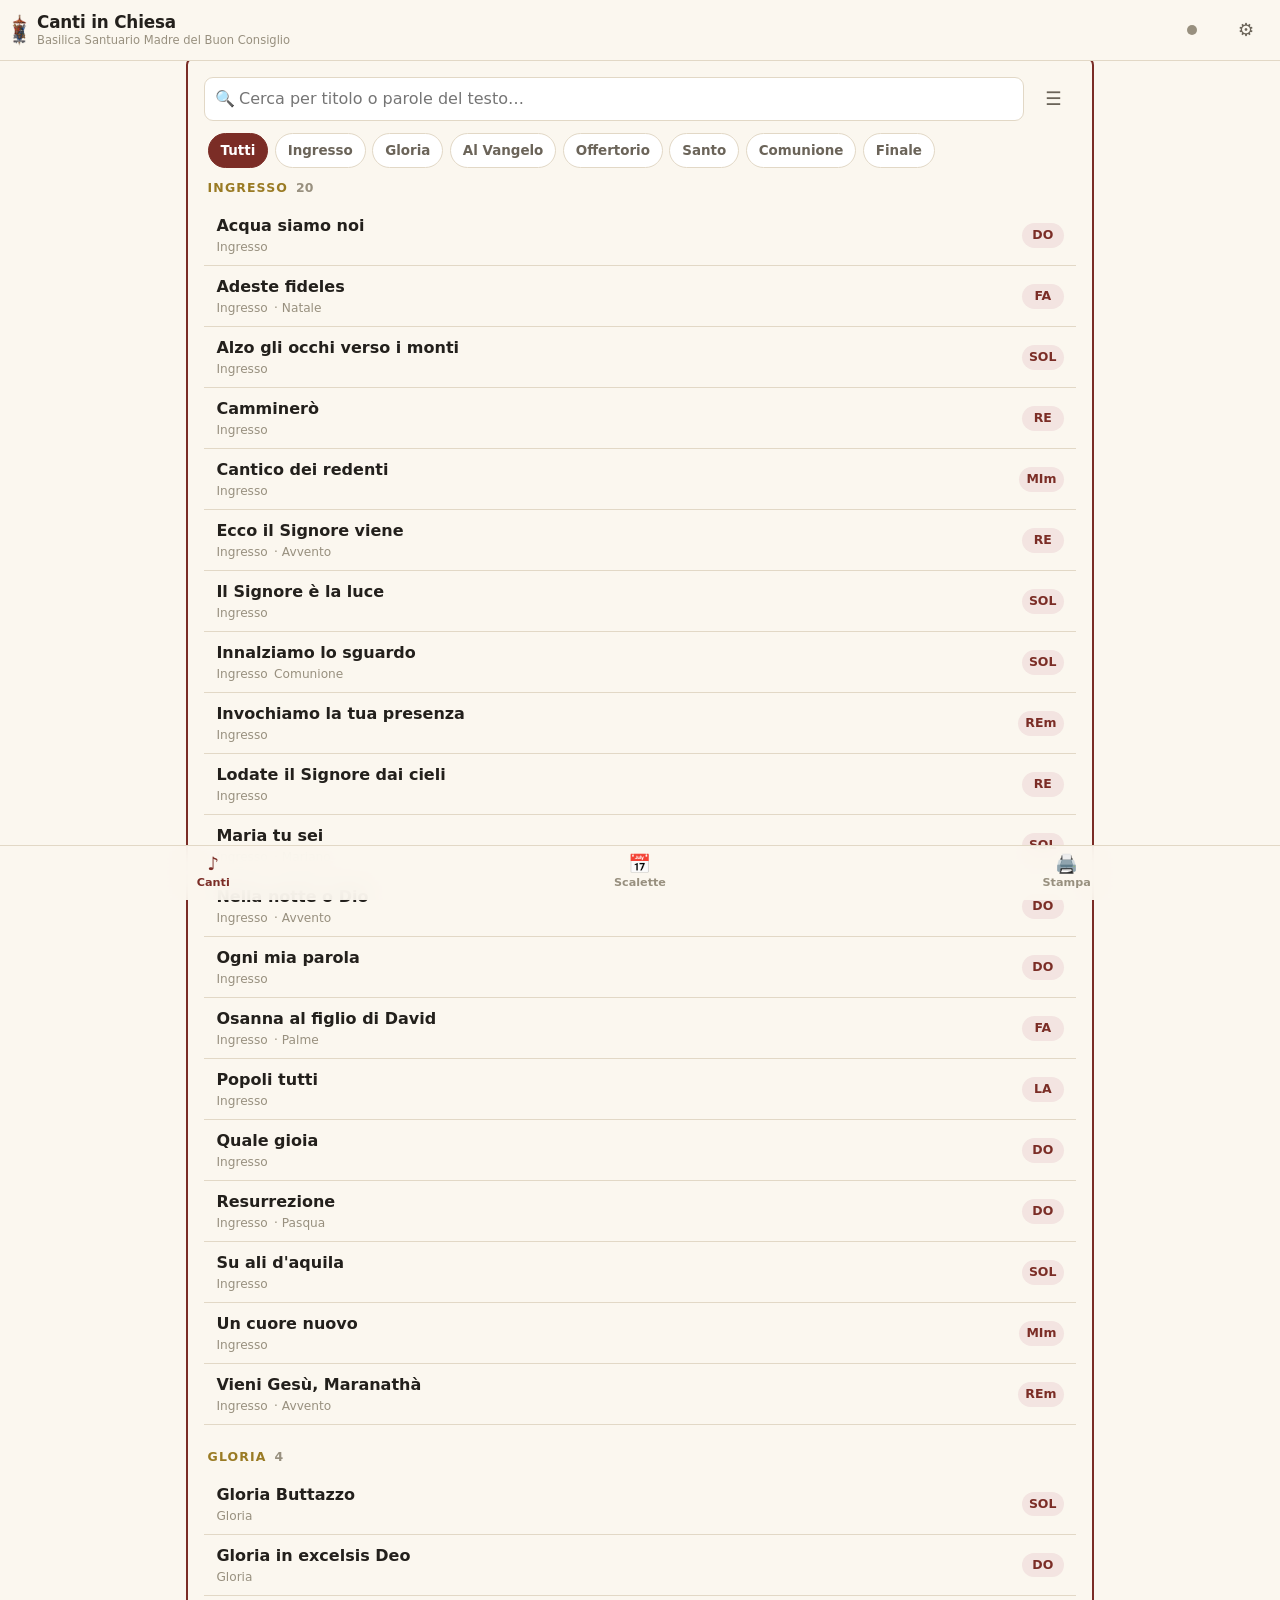
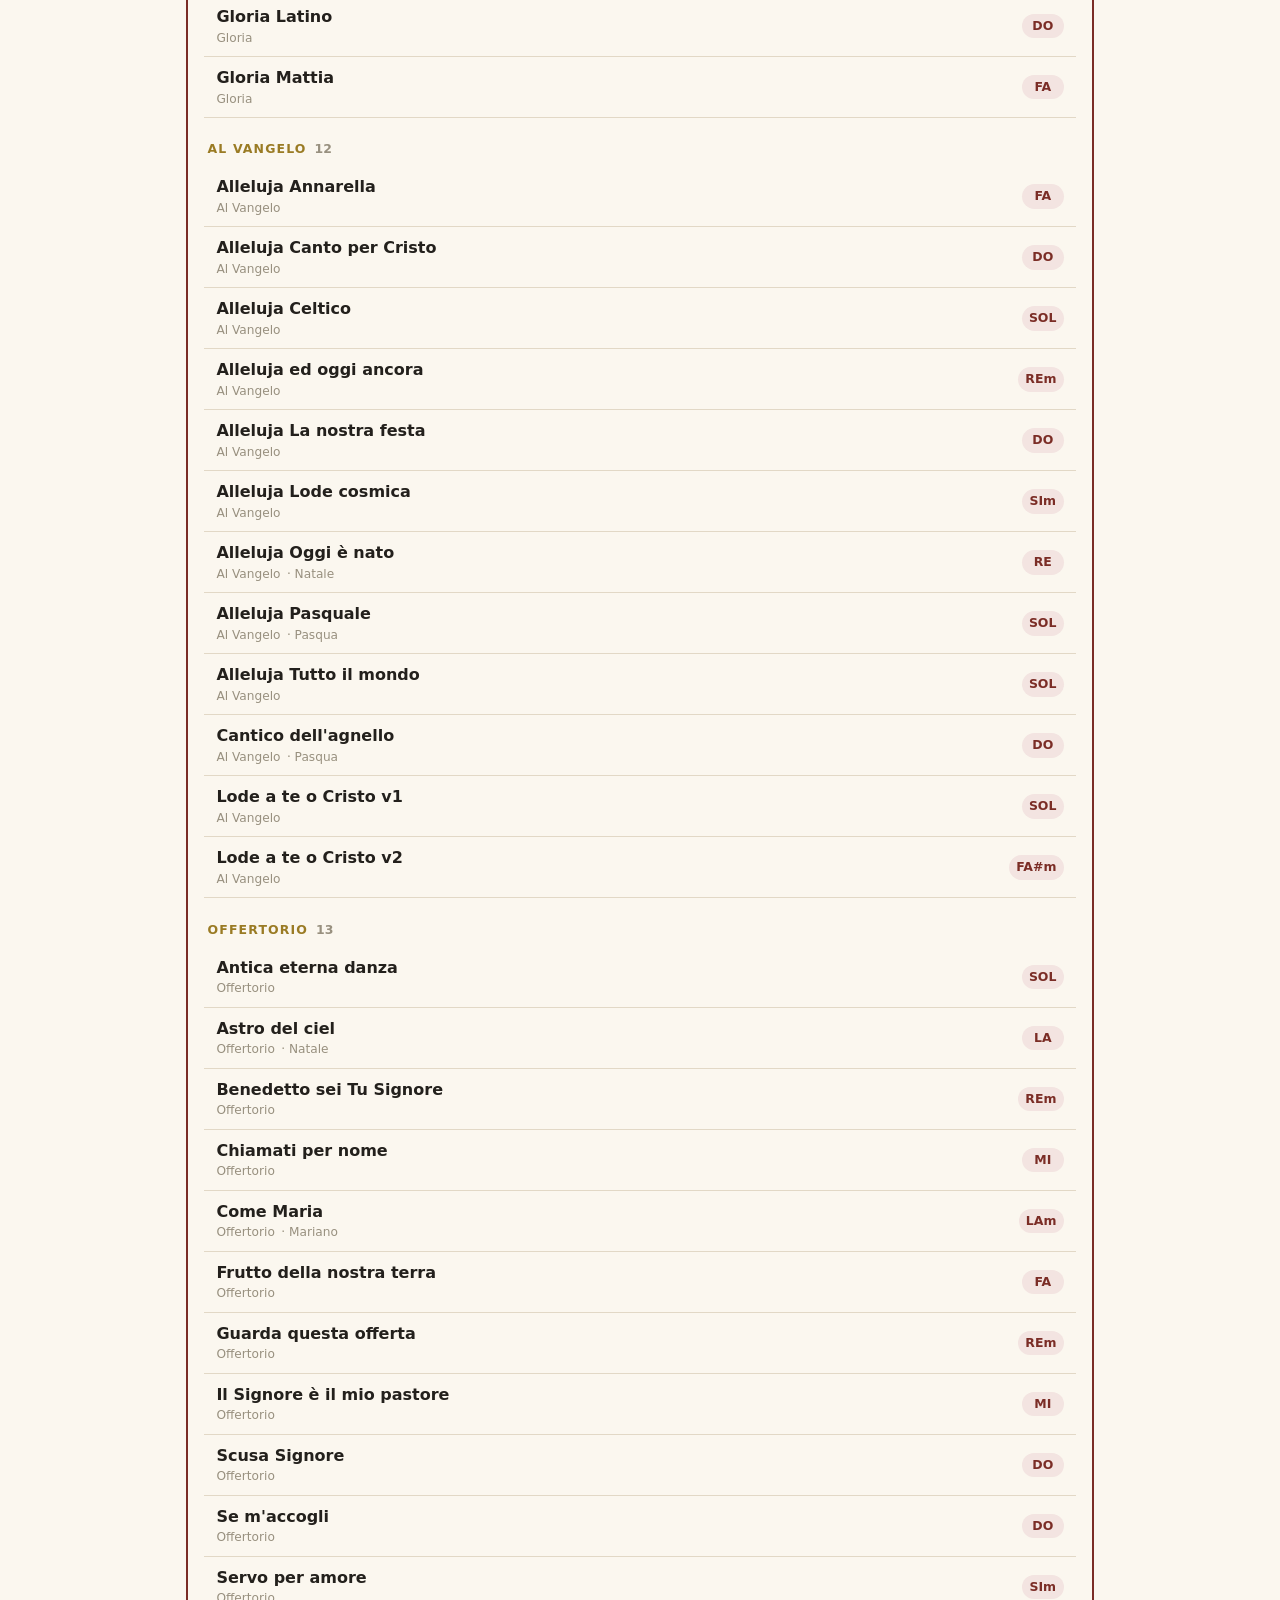
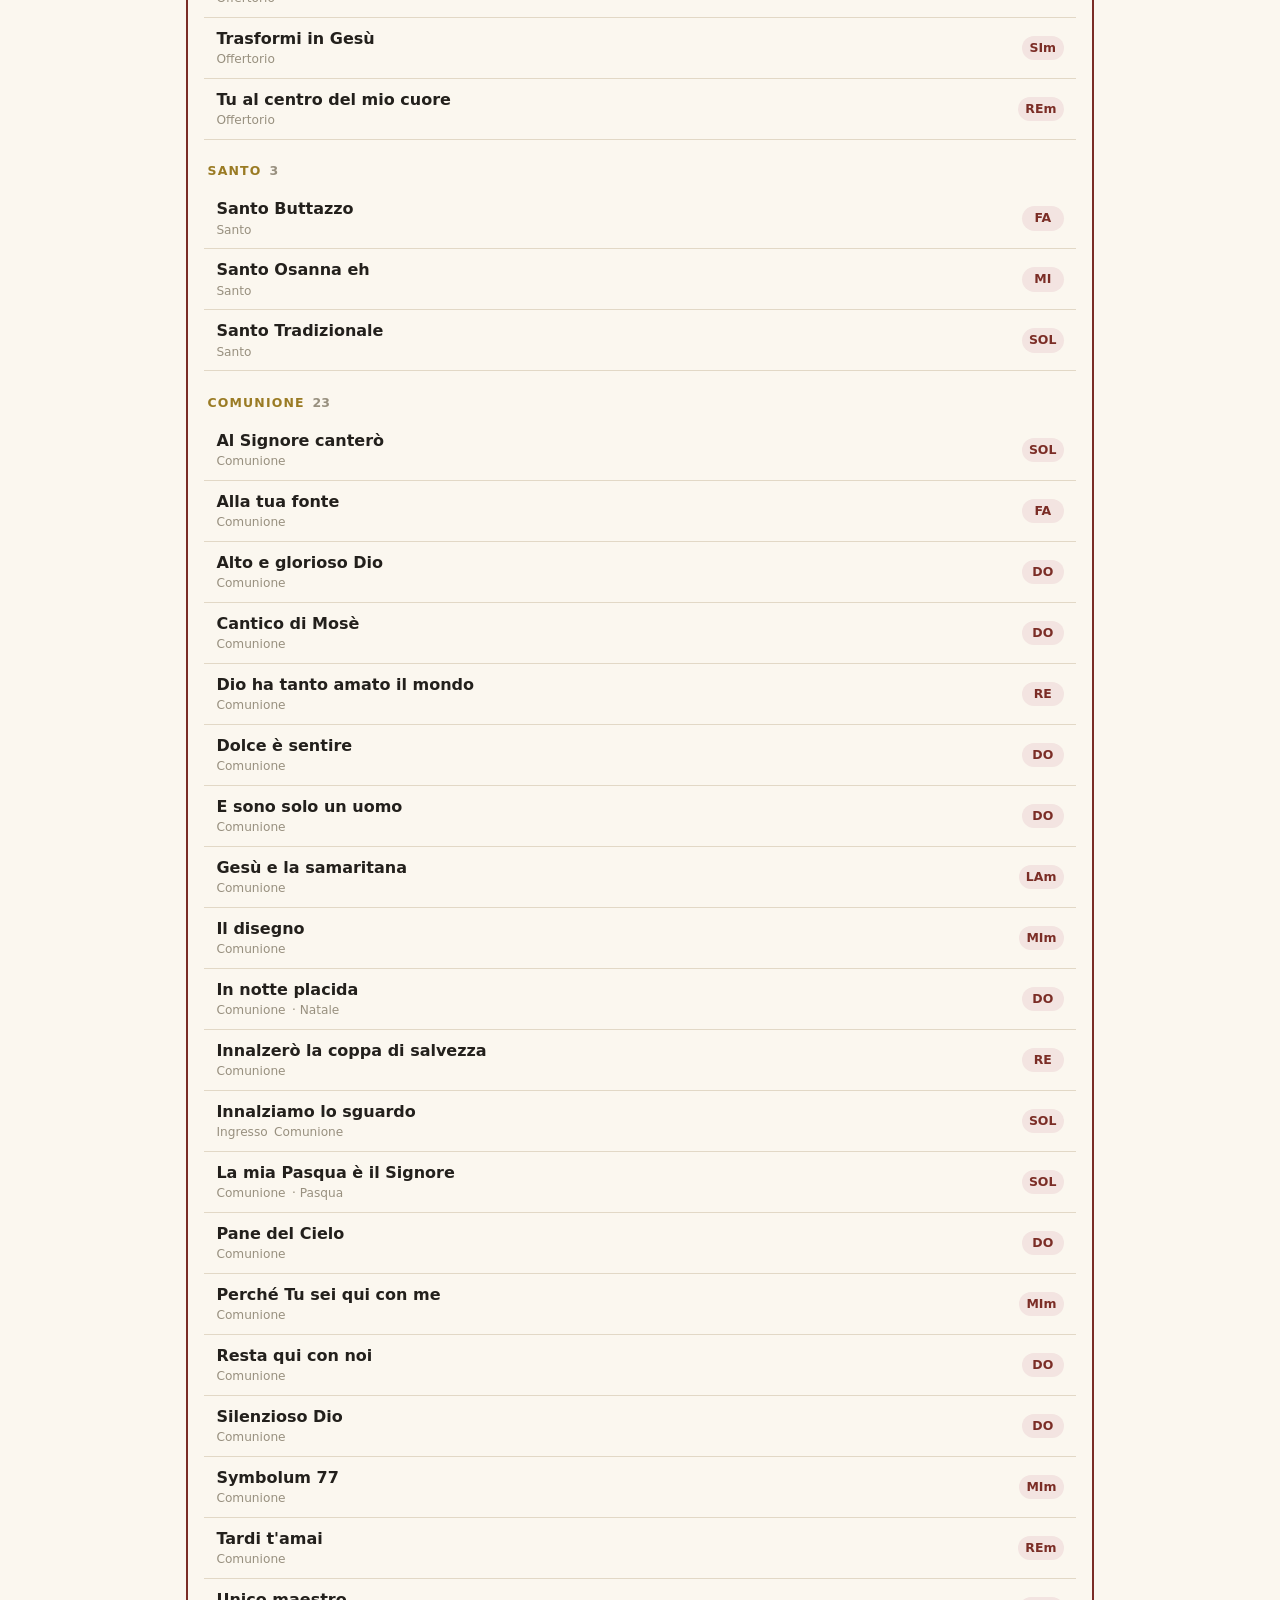
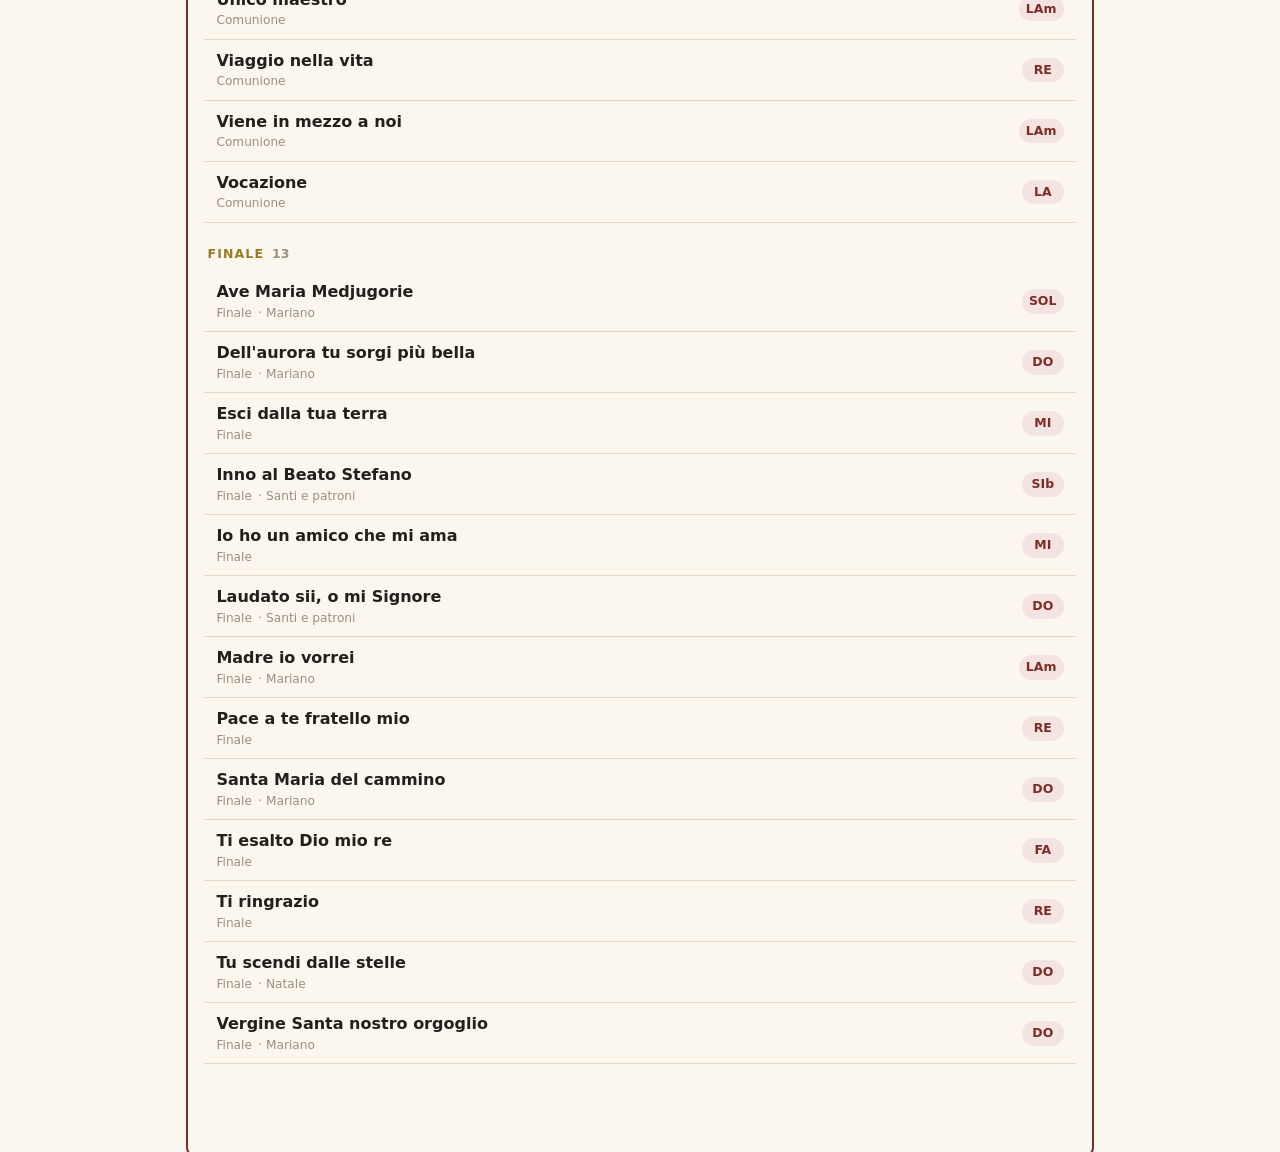
<file: app/index.html>
<!doctype html>
<html lang="it">
<head>
<meta charset="utf-8">
<meta name="viewport" content="width=device-width, initial-scale=1, viewport-fit=cover">
<title>Canti in Chiesa</title>
<meta name="description" content="I canti del coro della Basilica Santuario Madre del Buon Consiglio, sempre disponibili anche senza rete.">
<meta name="theme-color" content="#7B2D26" media="(prefers-color-scheme: light)">
<meta name="theme-color" content="#16130F" media="(prefers-color-scheme: dark)">
<meta name="apple-mobile-web-app-capable" content="yes">
<meta name="apple-mobile-web-app-title" content="Canti">
<meta name="apple-mobile-web-app-status-bar-style" content="black-translucent">
<link rel="manifest" href="manifest.webmanifest">
<link rel="icon" href="icons/favicon-32.png" sizes="32x32">
<link rel="apple-touch-icon" href="icons/apple-touch-icon.png">
<link rel="stylesheet" href="css/app.css">
</head>
<body>

<div id="splash" class="splash">
  <img src="icons/logo.png" alt="" width="70">
  <p>Canti in Chiesa</p>
</div>

<header class="appbar" id="appbar">
  <div class="appbar-main">
    <img class="appbar-logo" src="icons/logo.png" alt="Stemma della Basilica" width="28">
    <div class="appbar-titles">
      <h1>Canti in Chiesa</h1>
      <p id="appbar-sub">Basilica Madre del Buon Consiglio</p>
    </div>
    <button class="icon-btn" id="btn-sync" type="button" title="Stato sincronizzazione" aria-label="Stato sincronizzazione">
      <span class="sync-dot" id="sync-dot"></span>
    </button>
    <button class="icon-btn" id="btn-settings" type="button" title="Impostazioni" aria-label="Impostazioni">&#9881;</button>
  </div>
</header>

<main id="view" class="view" tabindex="-1"></main>

<nav class="tabbar" id="tabbar">
  <a href="#/canti" data-tab="canti"><span class="tab-ico">&#9834;</span><span>Canti</span></a>
  <a href="#/scalette" data-tab="scalette"><span class="tab-ico">&#128197;</span><span>Scalette</span></a>
  <a href="#/stampa" data-tab="stampa"><span class="tab-ico">&#128424;&#xFE0F;</span><span>Stampa</span></a>
</nav>

<div id="modal-root"></div>
<div id="toast-root" class="toast-root" aria-live="polite"></div>

<script type="module" src="js/main.js"></script>
</body>
</html>
</file>
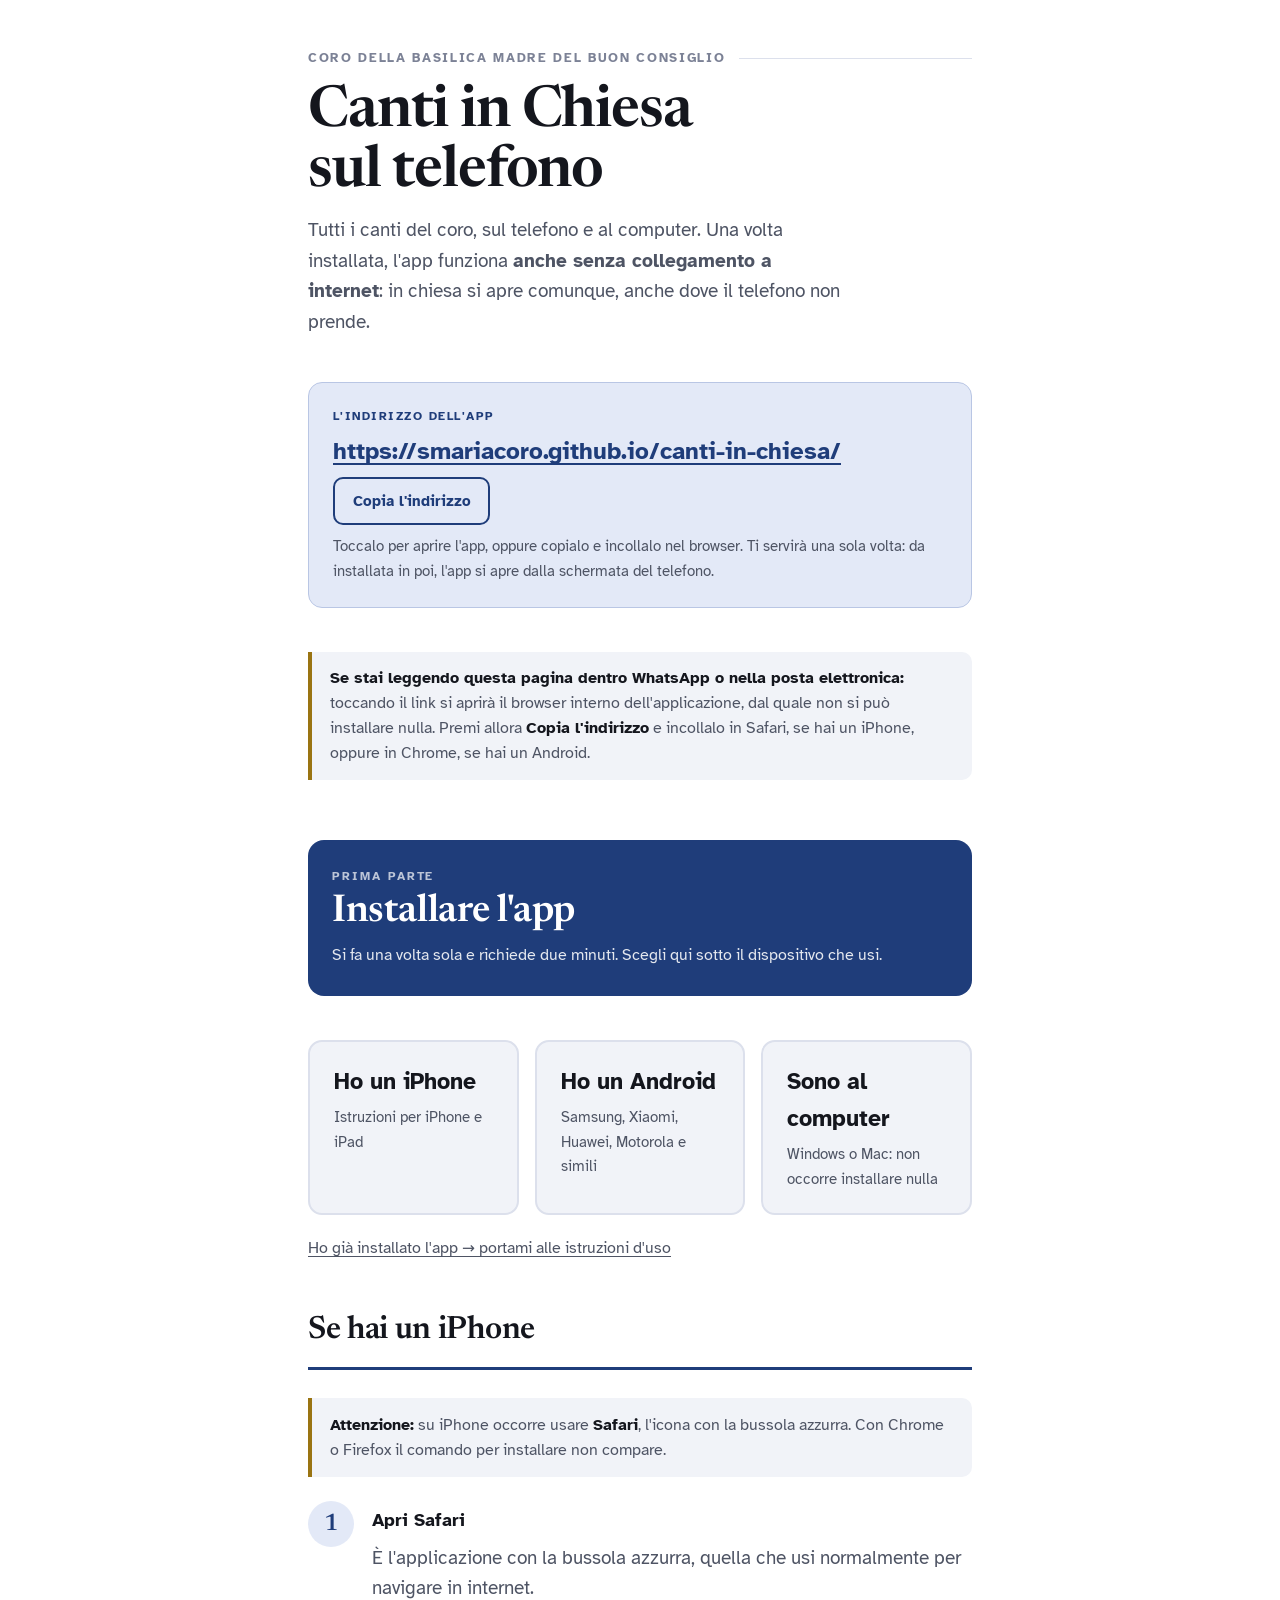
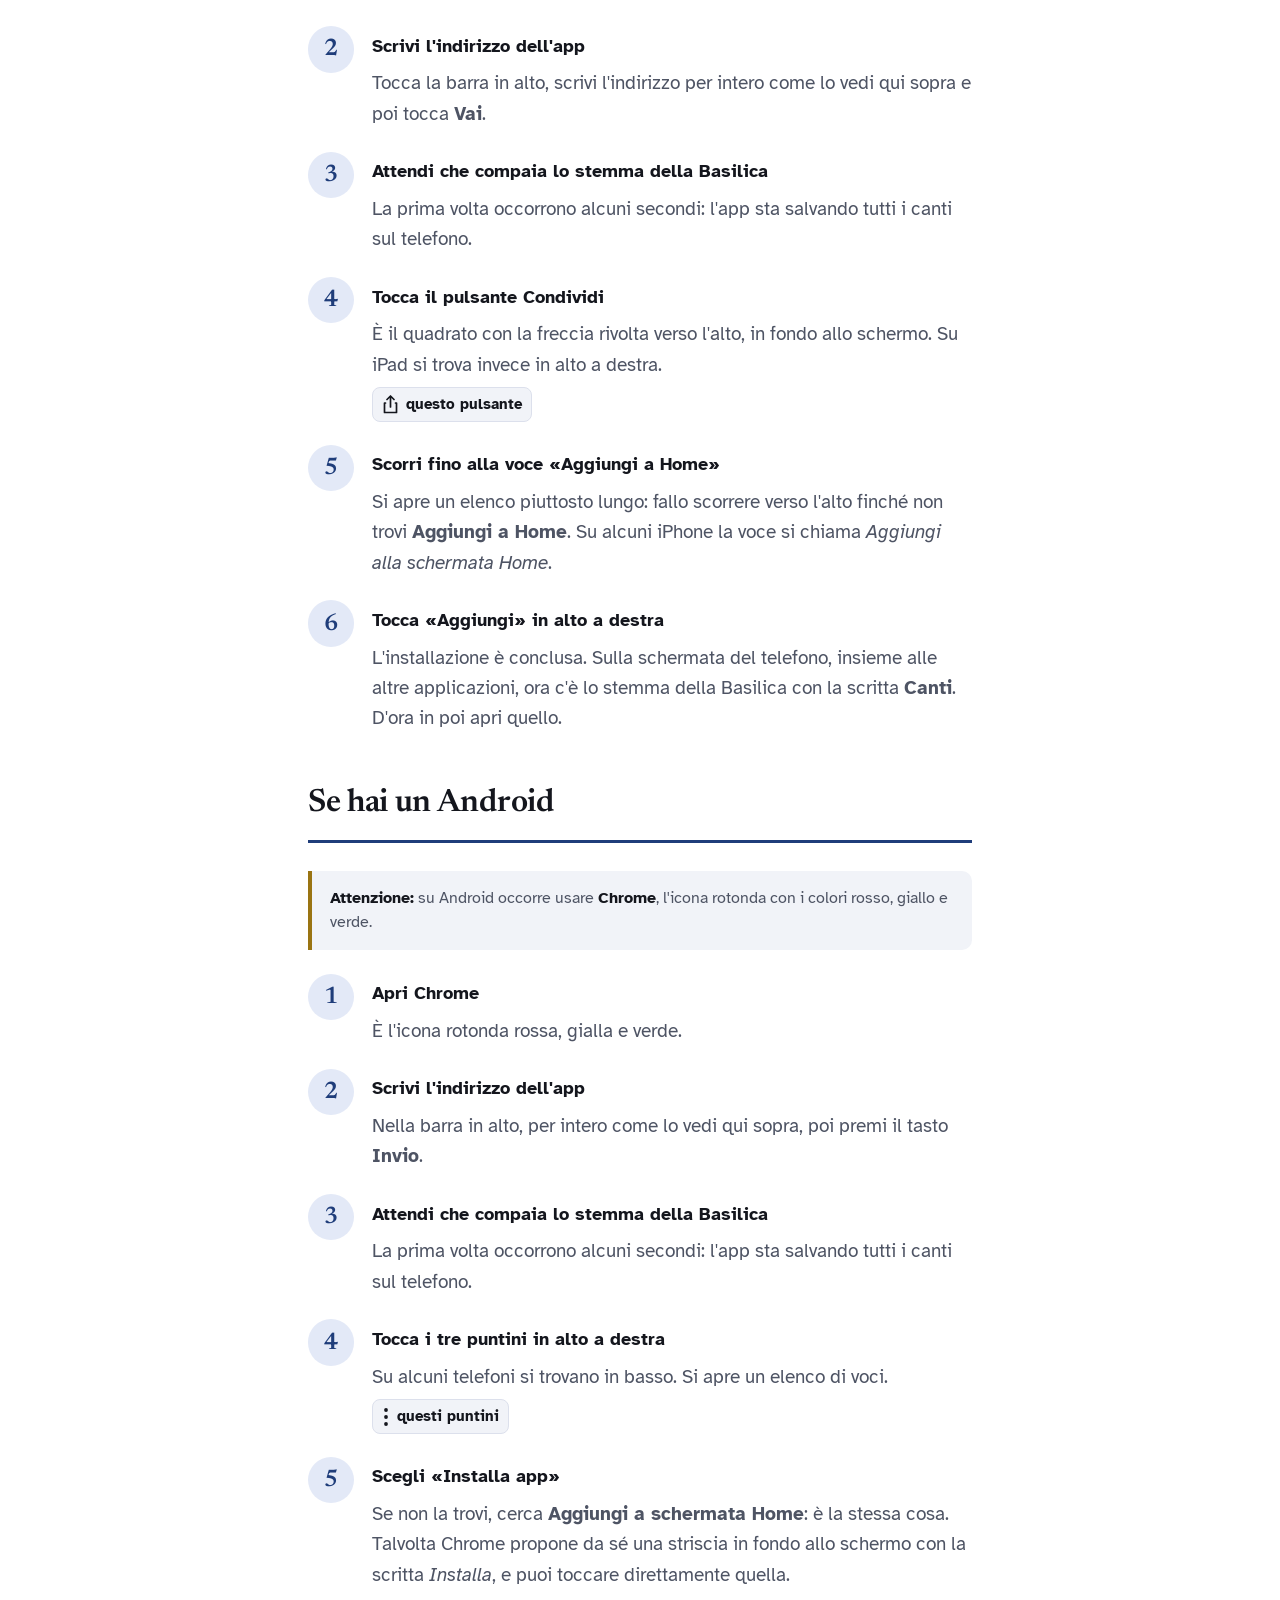
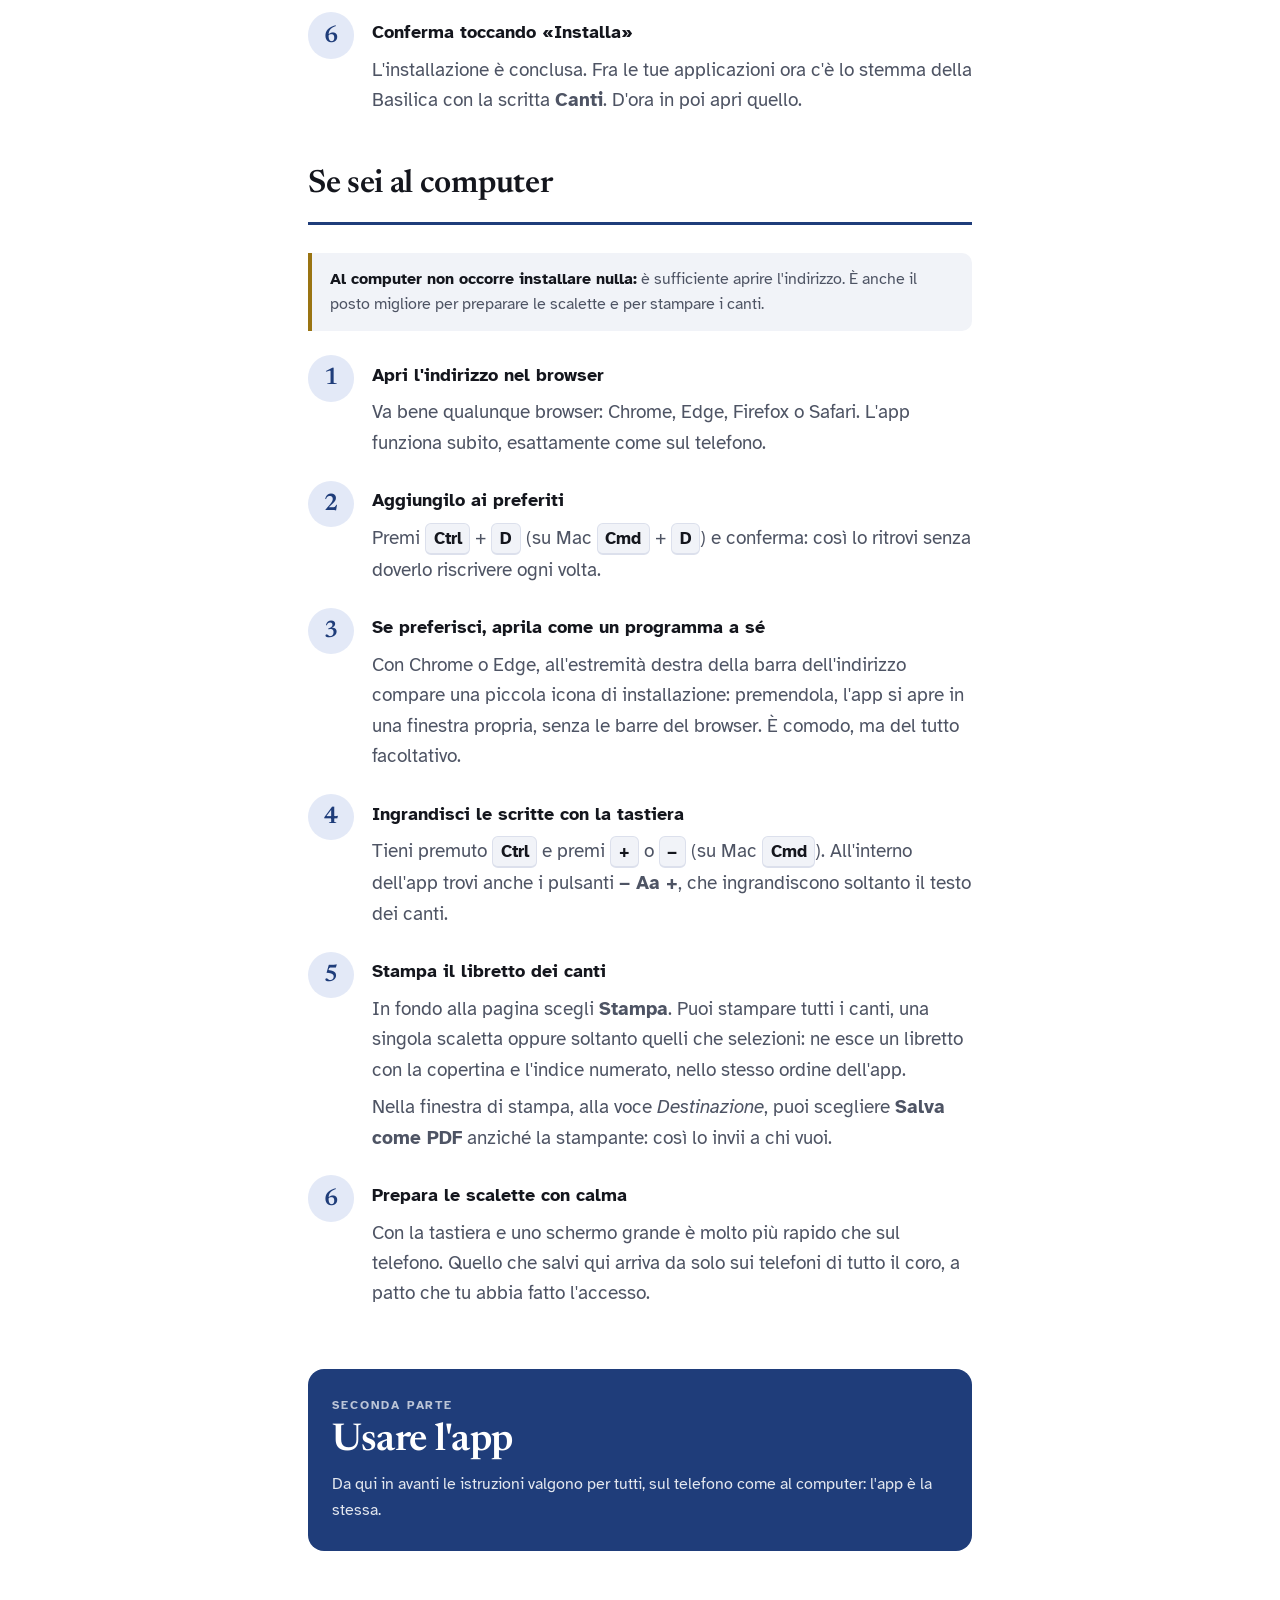
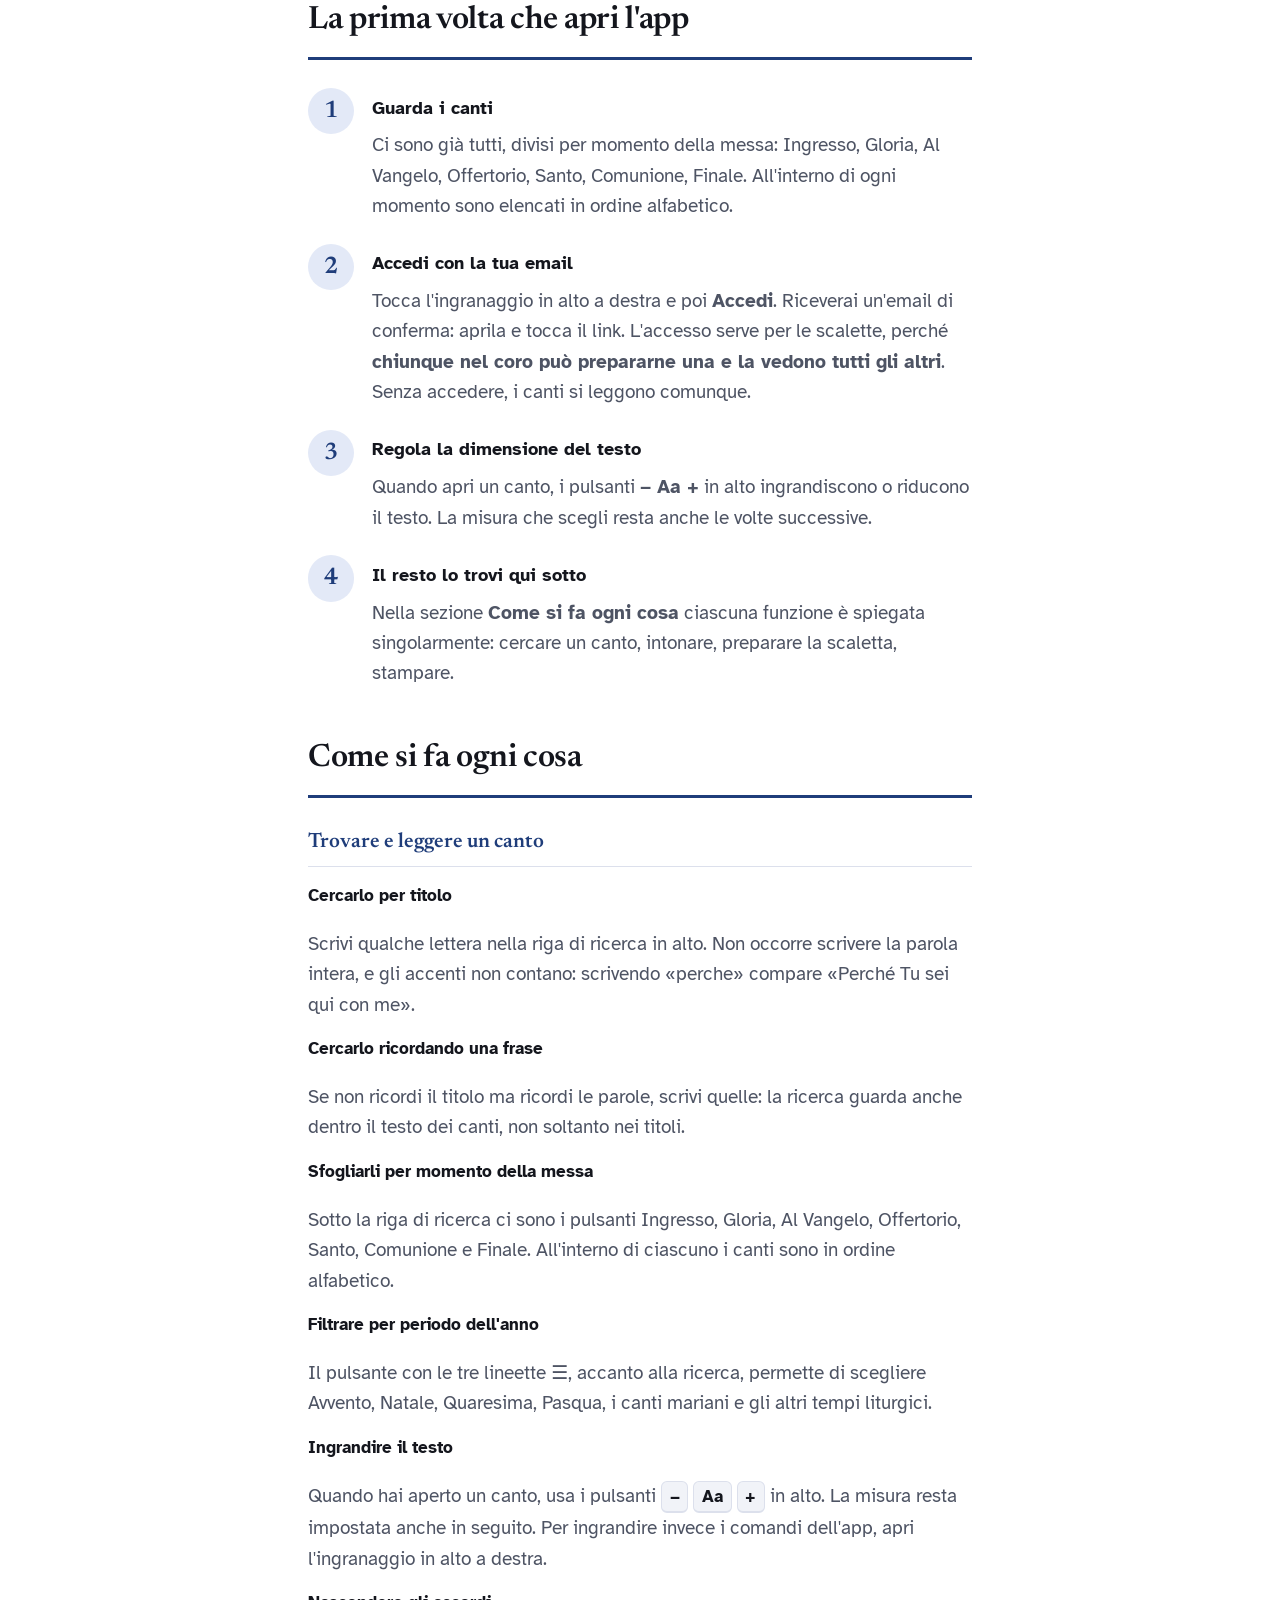
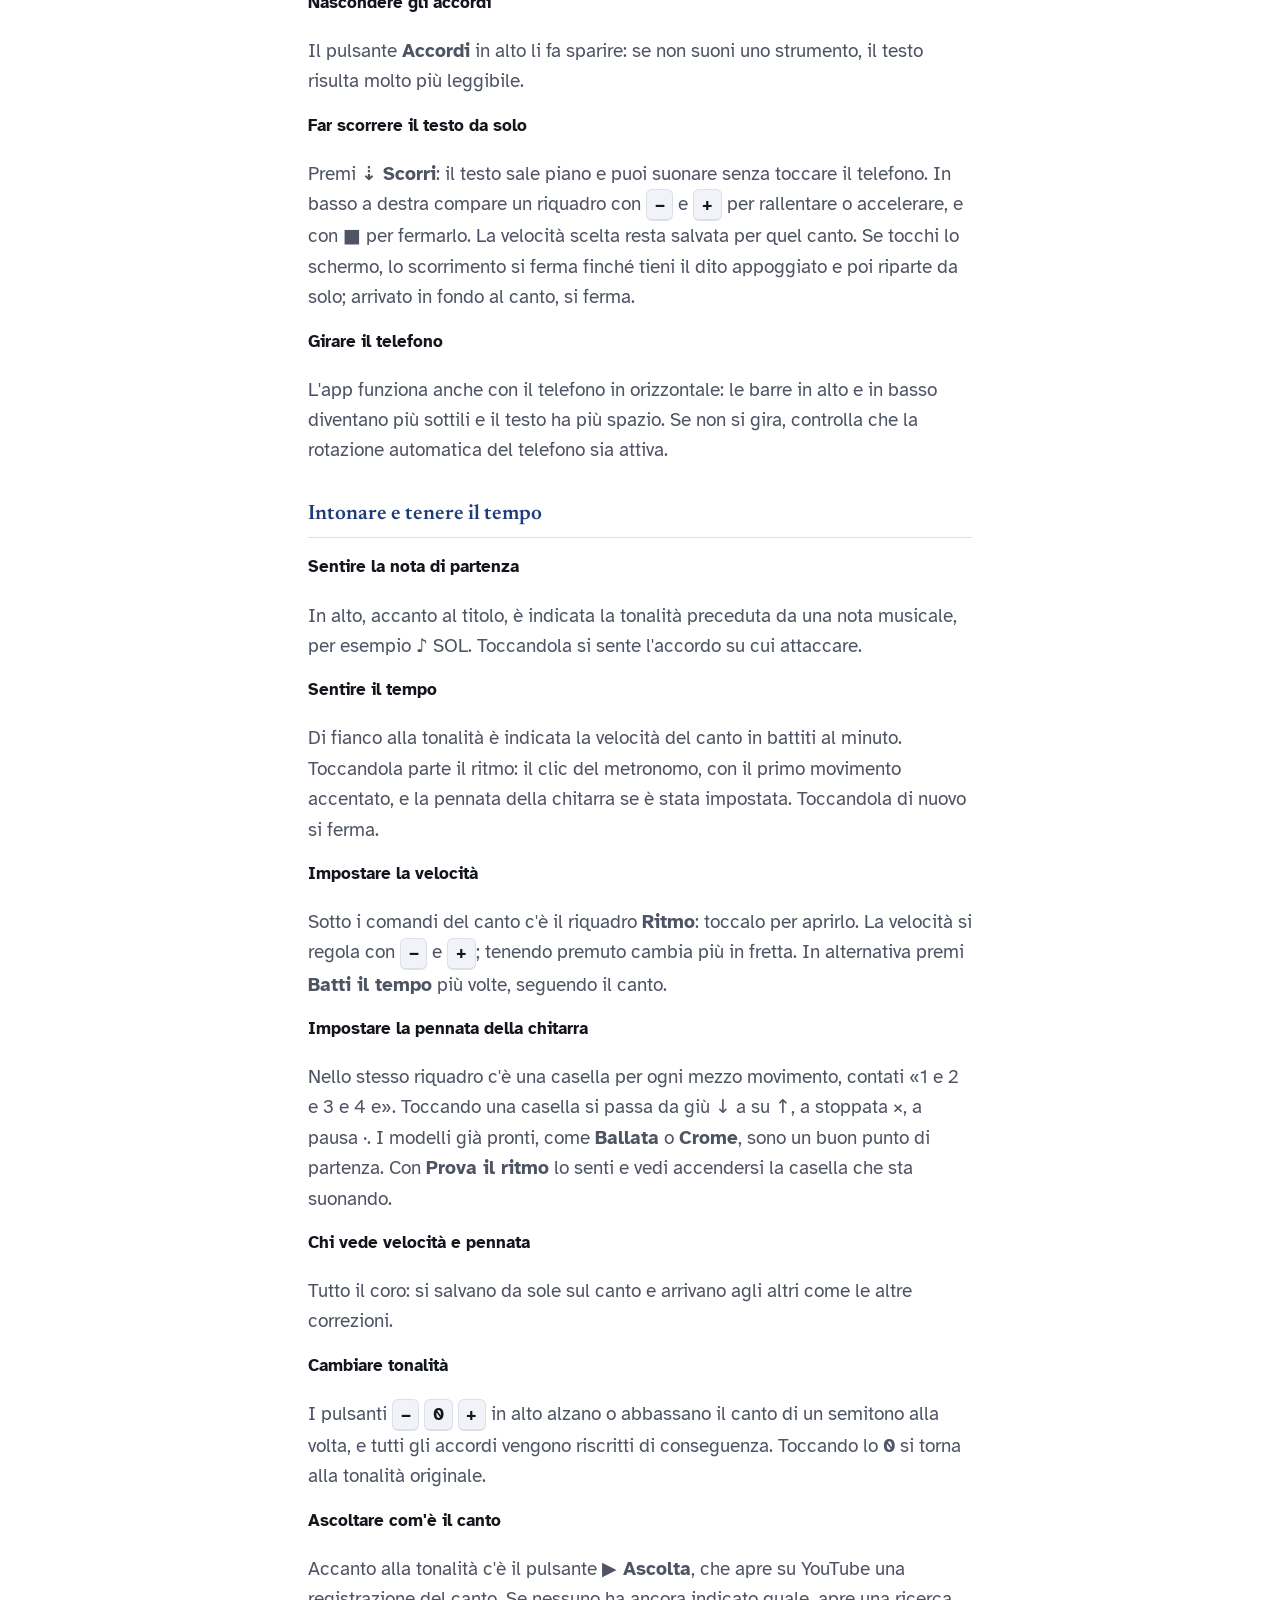
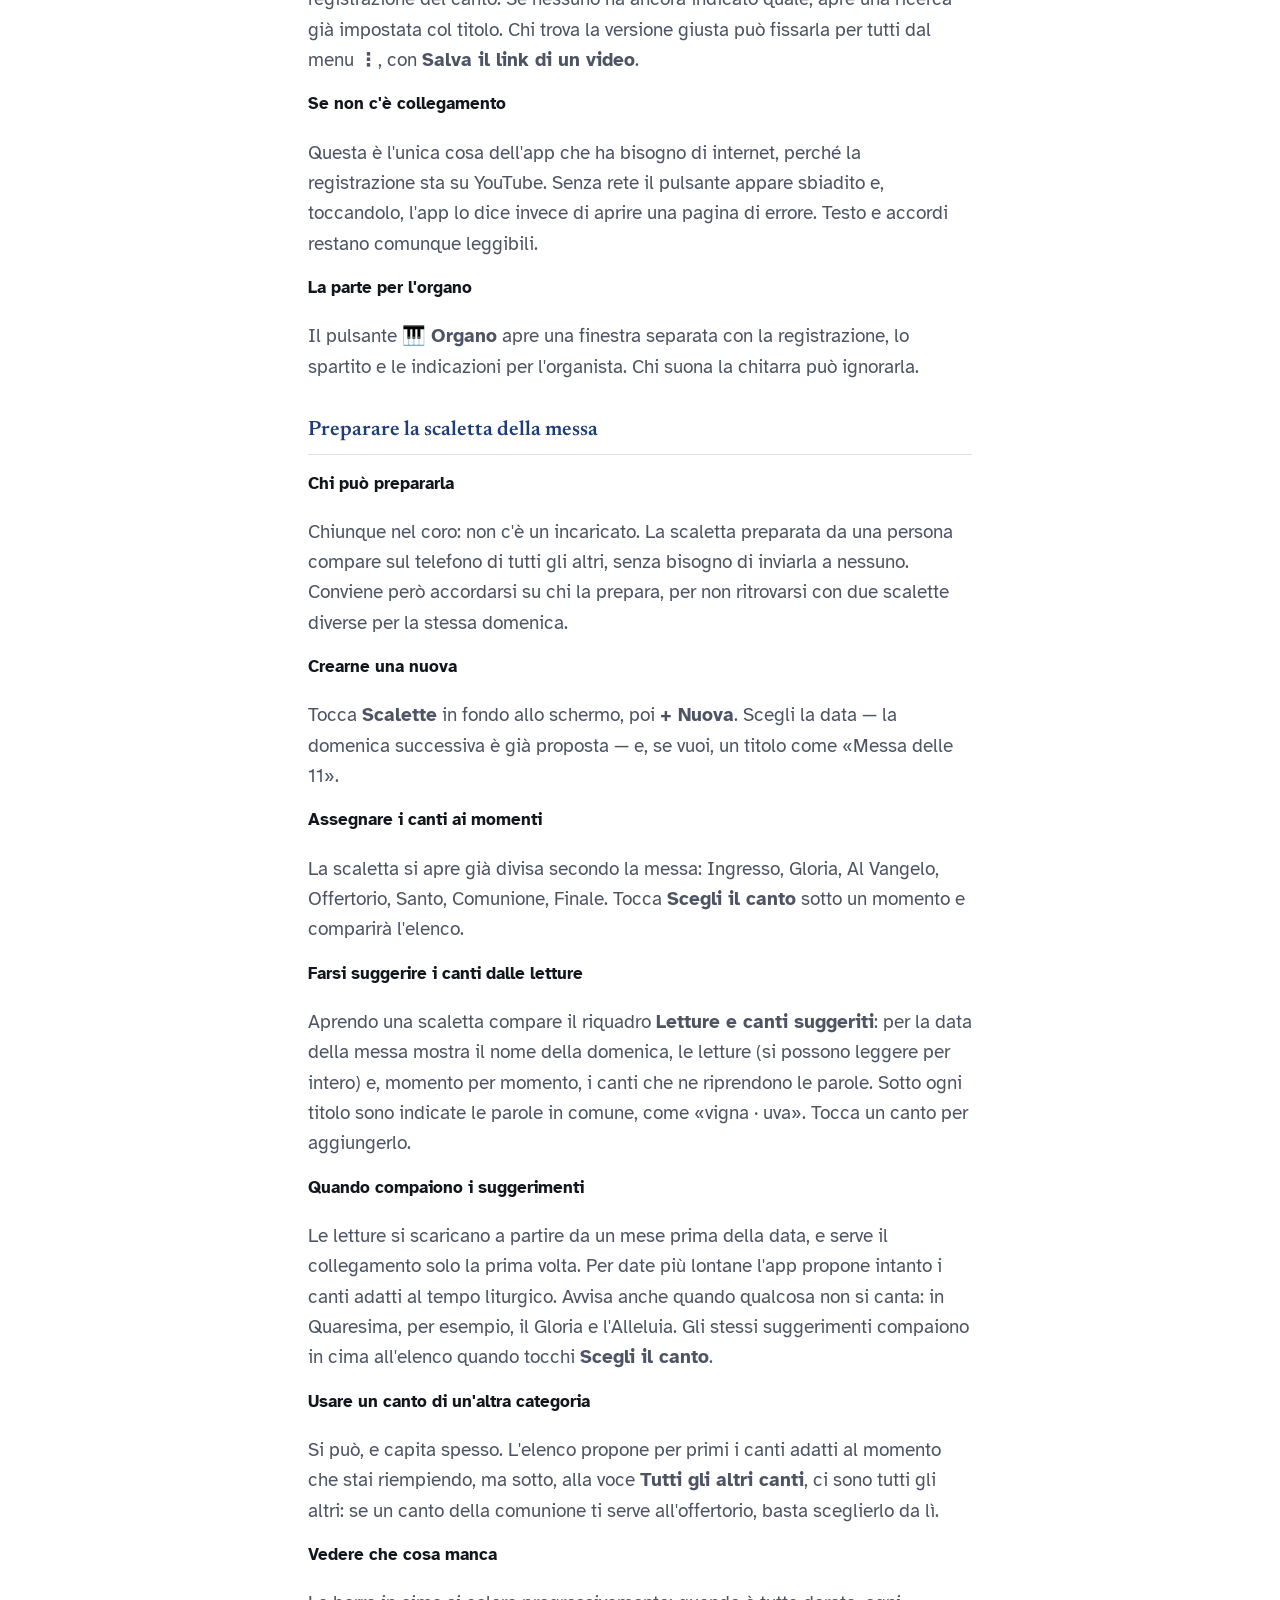
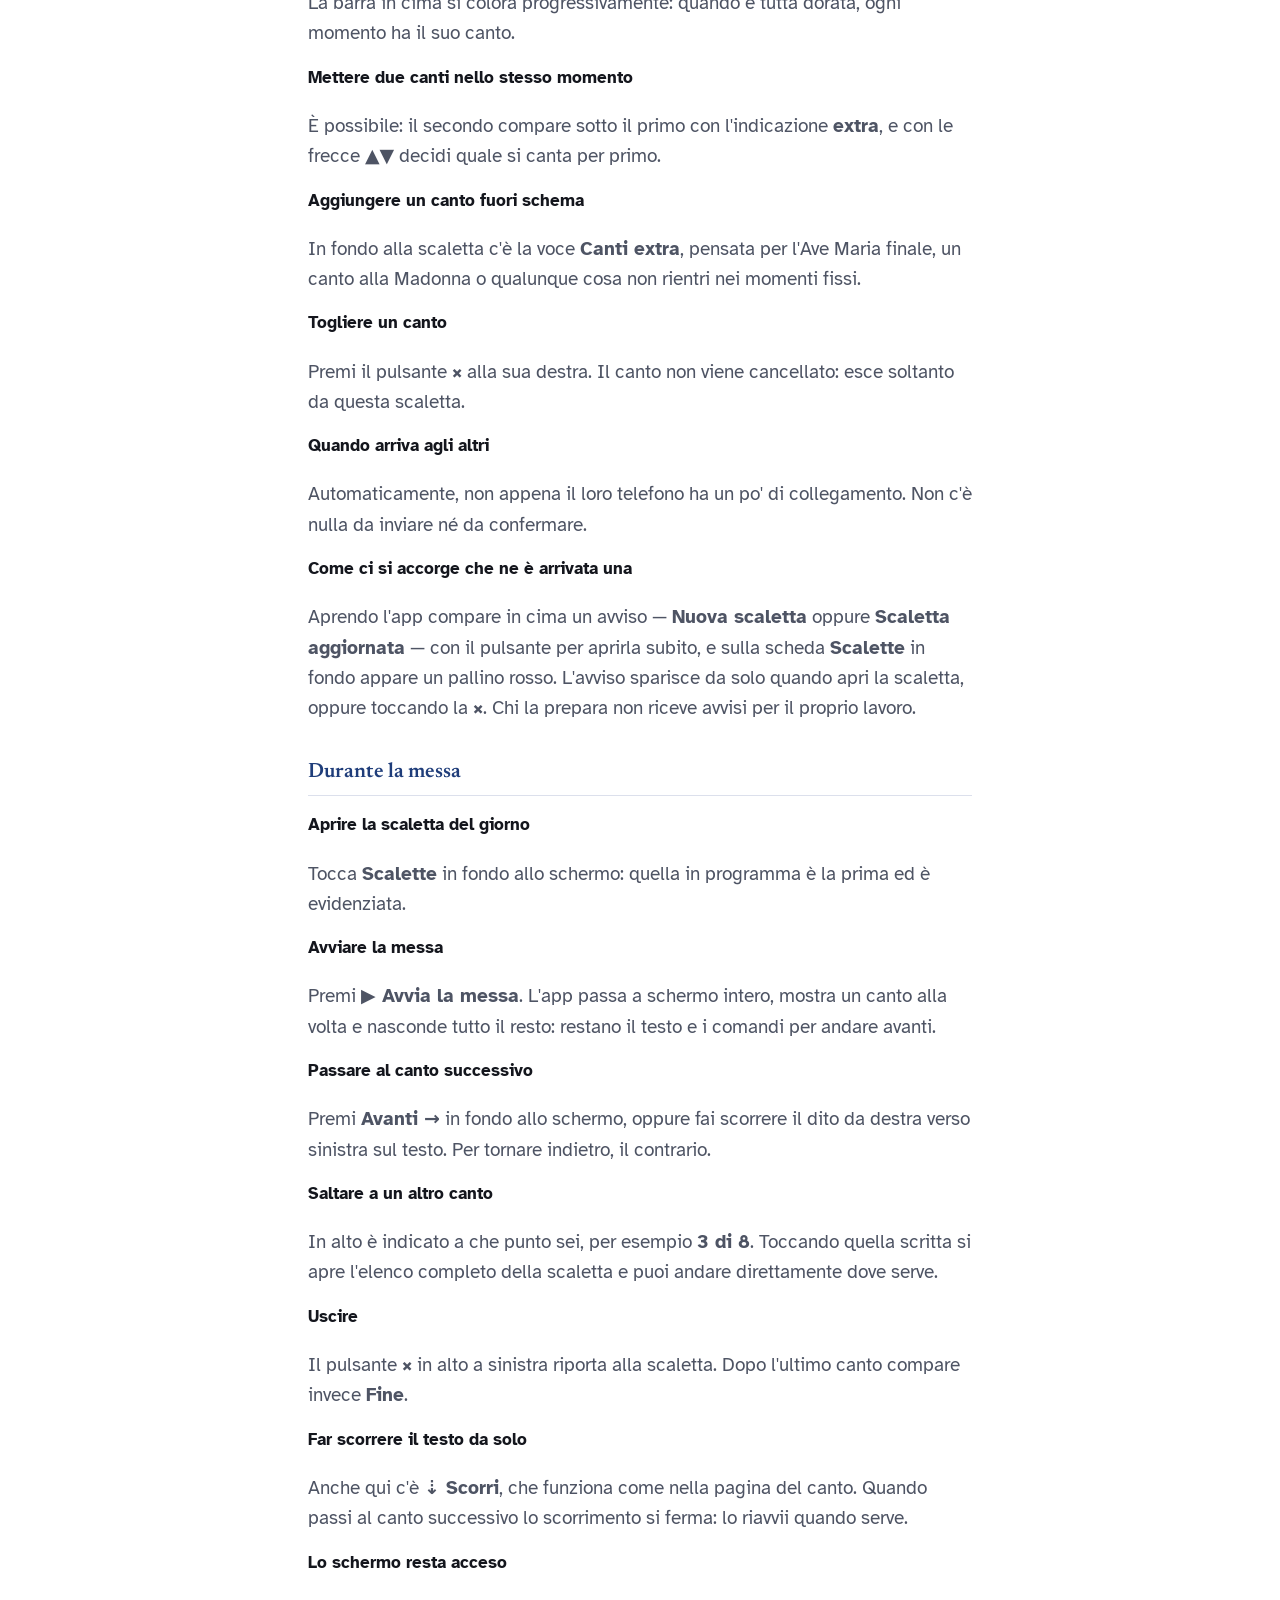
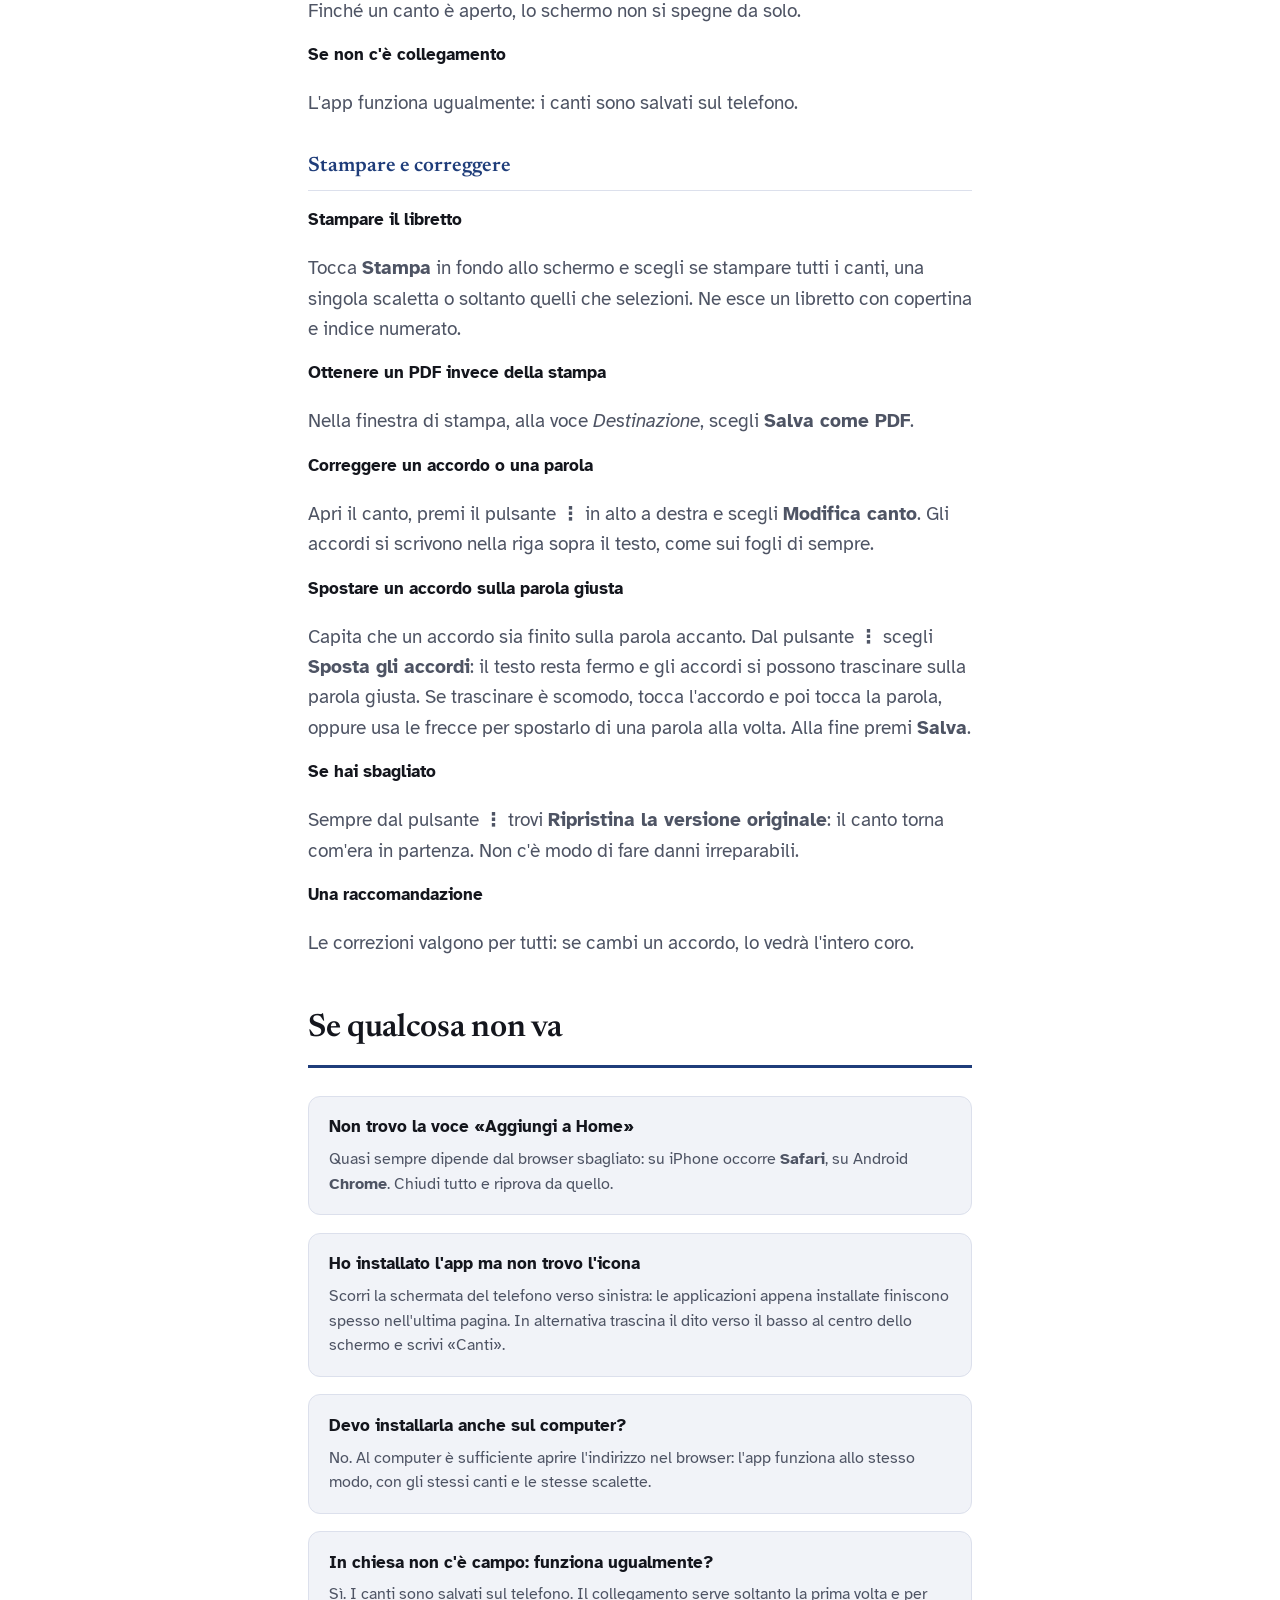
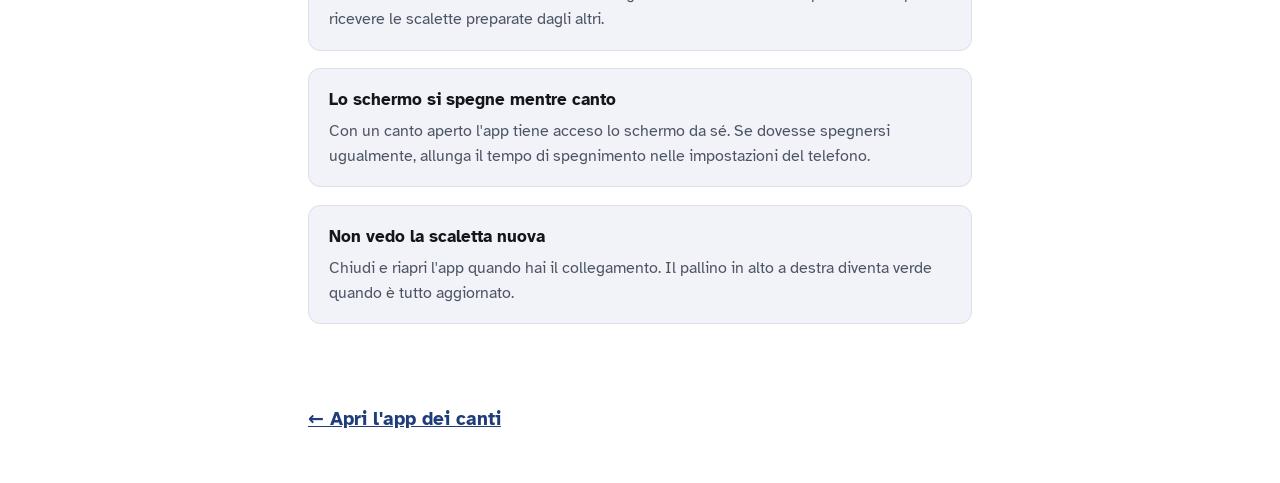
<file: app/guida.html>
<!doctype html>
<html lang="it">
<head>
<meta charset="utf-8">
<meta name="viewport" content="width=device-width, initial-scale=1, viewport-fit=cover">
<meta name="description" content="Come installare e usare l'app dei canti del coro, passo passo.">
<meta name="theme-color" content="#1F3D7A">
<link rel="icon" href="icons/favicon-32.png" sizes="32x32">
<link rel="apple-touch-icon" href="icons/apple-touch-icon.png">
<title>Canti in Chiesa sul telefono</title>
<link rel="preconnect" href="https://fonts.googleapis.com">
<link rel="preconnect" href="https://fonts.gstatic.com" crossorigin>
<link rel="stylesheet" href="https://fonts.googleapis.com/css2?family=Atkinson+Hyperlegible:ital,wght@0,400;0,700;1,400&family=Newsreader:opsz,wght@6..72,400;6..72,600&display=swap">
</head>
<body>
<style>
:root {
  --ground:      #FFFFFF;
  --paper:       #F1F3F8;
  --paper-edge:  #DCE0EC;
  --ink:         #14161D;
  --ink-soft:    #4E5464;
  --ink-faint:   #7C8296;
  --lapis:       #1F3D7A;
  --lapis-soft:  #E3E9F7;
  --lapis-edge:  #B9C6E4;
  --gold:        #9A7412;

  --sans: "Atkinson Hyperlegible", "Segoe UI", system-ui, -apple-system, sans-serif;
  --serif: "Newsreader", Georgia, "Times New Roman", serif;

  color-scheme: light;
}

@media (prefers-color-scheme: dark) {
  :root:not([data-theme="light"]) {
    --ground:     #0F1116;
    --paper:      #191C25;
    --paper-edge: #2C3140;
    --ink:        #ECEEF4;
    --ink-soft:   #AEB4C4;
    --ink-faint:  #7C8296;
    --lapis:      #9CB6EC;
    --lapis-soft: #1B2436;
    --lapis-edge: #35425C;
    --gold:       #E0BC63;
    color-scheme: dark;
  }
}

:root[data-theme="dark"] {
  --ground:     #0F1116;
  --paper:      #191C25;
  --paper-edge: #2C3140;
  --ink:        #ECEEF4;
  --ink-soft:   #AEB4C4;
  --ink-faint:  #7C8296;
  --lapis:      #9CB6EC;
  --lapis-soft: #1B2436;
  --lapis-edge: #35425C;
  --gold:       #E0BC63;
  color-scheme: dark;
}

* { box-sizing: border-box; }

body {
  margin: 0;
  background: var(--ground);
  color: var(--ink);
  font-family: var(--sans);
  font-size: 19px;
  line-height: 1.6;
}

.wrap {
  max-width: 44rem;
  margin: 0 auto;
  padding: 3rem 1.25rem 5rem;
  display: flex;
  flex-direction: column;
  gap: 2.75rem;
}

h1, h2, h3 { margin: 0; text-wrap: balance; }
p { margin: 0; }
strong { font-weight: 700; }

/* ---------------------------------------------------------------- testata */

.crest {
  display: flex;
  align-items: center;
  gap: .85rem;
  font-size: .8rem;
  letter-spacing: .13em;
  text-transform: uppercase;
  color: var(--ink-faint);
  font-weight: 700;
}
.crest::after {
  content: "";
  flex: 1;
  height: 1px;
  background: var(--paper-edge);
}

header h1 {
  font-family: var(--serif);
  font-size: clamp(2.4rem, 8vw, 3.6rem);
  font-weight: 600;
  line-height: 1.05;
  letter-spacing: -.02em;
  margin: .9rem 0 .7rem;
}

.lede {
  font-size: 1.2rem;
  color: var(--ink-soft);
  max-width: 34rem;
}

/* --------------------------------------------------------------- indirizzo */

.address {
  background: var(--lapis-soft);
  border: 1px solid var(--lapis-edge);
  border-radius: 14px;
  padding: 1.5rem;
  display: flex;
  flex-direction: column;
  gap: .6rem;
}
.address .label {
  font-size: .78rem;
  letter-spacing: .12em;
  text-transform: uppercase;
  font-weight: 700;
  color: var(--lapis);
}
.address .url {
  display: inline-block;
  font-size: clamp(1.05rem, 4.2vw, 1.5rem);
  font-weight: 700;
  color: var(--lapis);
  word-break: break-all;
  line-height: 1.3;
  text-decoration: underline;
  text-decoration-thickness: 2px;
  text-underline-offset: 4px;
}
.address .url:hover { color: var(--ink); }
.address .note { font-size: .95rem; color: var(--ink-soft); }

.address .actions { display: flex; flex-wrap: wrap; gap: .6rem; }
.btn-copy {
  font: inherit;
  font-size: .95rem;
  font-weight: 700;
  padding: .6rem 1.1rem;
  border-radius: 10px;
  border: 2px solid var(--lapis);
  background: transparent;
  color: var(--lapis);
  cursor: pointer;
}
.btn-copy:hover { background: var(--lapis); color: var(--ground); }
.btn-copy.done { background: var(--lapis); color: var(--ground); }

/* -------------------------------------------------------------- le due parti */
/* Prima si installa (una volta sola), poi si usa (sempre): tenerle separate
   evita che chi ha già l'app rilegga le istruzioni di installazione. */

.part {
  background: var(--lapis);
  color: var(--ground);
  border-radius: 16px;
  padding: 1.7rem 1.5rem;
  display: flex;
  flex-direction: column;
  gap: .3rem;
  margin-top: 1rem;
}
.part .num {
  font-size: .76rem;
  letter-spacing: .16em;
  text-transform: uppercase;
  font-weight: 700;
  opacity: .7;
}
.part h2 {
  font-family: var(--serif);
  font-size: clamp(1.8rem, 6.5vw, 2.4rem);
  font-weight: 600;
  line-height: 1.1;
  letter-spacing: -.01em;
}
.part p { font-size: 1.02rem; opacity: .88; margin-top: .25rem; }

/* ------------------------------------------------------------------ scelta */

.pick {
  display: grid;
  grid-template-columns: repeat(auto-fit, minmax(13rem, 1fr));
  gap: 1rem;
}
.pick a {
  display: flex;
  flex-direction: column;
  gap: .3rem;
  padding: 1.35rem 1.5rem;
  border: 2px solid var(--paper-edge);
  border-radius: 14px;
  background: var(--paper);
  color: inherit;
  text-decoration: none;
  transition: border-color .15s ease, transform .15s ease;
}
.pick a:hover, .pick a:focus-visible { border-color: var(--lapis); transform: translateY(-2px); }
.pick .big { font-size: 1.45rem; font-weight: 700; }
.pick .small { font-size: .95rem; color: var(--ink-soft); }

.skip {
  margin-top: -1.4rem;
  font-size: .97rem;
}
.skip a {
  color: var(--ink-soft);
  text-decoration: underline;
  text-underline-offset: 3px;
}
.skip a:hover { color: var(--lapis); }

/* ---------------------------------------------------------------- sezioni */

section h2 {
  font-family: var(--serif);
  font-size: 2rem;
  font-weight: 600;
  letter-spacing: -.01em;
  display: flex;
  align-items: center;
  gap: .7rem;
  padding-bottom: .7rem;
  border-bottom: 3px solid var(--lapis);
  margin-bottom: 1.75rem;
}

.steps {
  list-style: none;
  margin: 0;
  padding: 0;
  display: flex;
  flex-direction: column;
  gap: 1.4rem;
  counter-reset: step;
}
.steps li {
  display: grid;
  grid-template-columns: 2.9rem 1fr;
  gap: 1.1rem;
  align-items: start;
}
.steps li::before {
  counter-increment: step;
  content: counter(step);
  font-family: var(--serif);
  font-size: 1.5rem;
  font-weight: 600;
  font-variant-numeric: tabular-nums;
  color: var(--lapis);
  background: var(--lapis-soft);
  border-radius: 50%;
  width: 2.9rem;
  height: 2.9rem;
  display: grid;
  place-items: center;
  line-height: 1;
}
.steps .body { display: flex; flex-direction: column; gap: .45rem; padding-top: .35rem; }
.steps h3 { font-size: 1.15rem; font-weight: 700; }
.steps p { color: var(--ink-soft); }

.glyph {
  display: inline-flex;
  align-items: center;
  gap: .5rem;
  background: var(--paper);
  border: 1px solid var(--paper-edge);
  border-radius: 8px;
  padding: .3rem .6rem;
  font-size: .92rem;
  font-weight: 700;
  color: var(--ink);
  vertical-align: middle;
  white-space: nowrap;
}
.glyph svg { display: block; }

.aside {
  background: var(--paper);
  border-left: 4px solid var(--gold);
  border-radius: 0 10px 10px 0;
  padding: .9rem 1.1rem;
  font-size: .97rem;
  color: var(--ink-soft);
}
.aside b { color: var(--ink); }

/* ----------------------------------------------------------- come si fa */

.howto { display: flex; flex-direction: column; gap: 2rem; }

.howto h3 {
  font-family: var(--serif);
  font-size: 1.3rem;
  font-weight: 600;
  color: var(--lapis);
  padding-bottom: .4rem;
  border-bottom: 1px solid var(--paper-edge);
  margin-bottom: 1rem;
}

.howto dl { margin: 0; display: flex; flex-direction: column; gap: 1rem; }
.howto dt { font-weight: 700; font-size: 1.05rem; }
.howto dd { margin: .2rem 0 0; color: var(--ink-soft); }

.key {
  display: inline-block;
  font-weight: 700;
  font-size: .9em;
  background: var(--paper);
  border: 1px solid var(--paper-edge);
  border-bottom-width: 2px;
  border-radius: 6px;
  padding: .05em .45em;
  color: var(--ink);
  white-space: nowrap;
}

/* ------------------------------------------------------------------ dubbi */

.faq { display: flex; flex-direction: column; gap: 1.1rem; }
.faq div {
  background: var(--paper);
  border: 1px solid var(--paper-edge);
  border-radius: 12px;
  padding: 1.1rem 1.25rem;
  display: flex;
  flex-direction: column;
  gap: .35rem;
}
.faq h3 { font-size: 1.05rem; font-weight: 700; }
.faq p { color: var(--ink-soft); font-size: .97rem; }

a { color: var(--lapis); }
:focus-visible { outline: 3px solid var(--lapis); outline-offset: 3px; border-radius: 4px; }

@media (prefers-reduced-motion: reduce) {
  * { transition: none !important; }
}

@media print {
  body { background: #fff; color: #000; font-size: 12pt; }
  .wrap { max-width: none; padding: 0; gap: 1.5rem; }
  .pick, .btn-copy, .skip { display: none; }
  .part {
    background: none; color: #000; border-radius: 0;
    padding: 0 0 2mm; margin-top: 4mm;
    border-bottom: 2pt solid #000;
    break-after: avoid;
  }
  .part .num { opacity: 1; color: #555; }
  .part p { opacity: 1; color: #333; }
  .address .url { color: #000; text-decoration: none; }
  section { break-inside: avoid; }
  .steps li { break-inside: avoid; }
}
</style>

<div class="wrap">

  <header>
    <div class="crest">Coro della Basilica Madre del Buon Consiglio</div>
    <h1>Canti in Chiesa sul telefono</h1>
    <p class="lede">Tutti i canti del coro, sul telefono e al computer. Una volta installata,
      l'app funziona <strong>anche senza collegamento a internet</strong>: in chiesa si apre
      comunque, anche dove il telefono non prende.</p>
  </header>

  <div class="address">
    <div class="label">L'indirizzo dell'app</div>
    <a class="url" id="app-url" href="https://smariacoro.github.io/canti-in-chiesa/" target="_blank" rel="noopener">https://smariacoro.github.io/canti-in-chiesa/</a>
    <div class="actions">
      <button class="btn-copy" id="copy-url" type="button">Copia l'indirizzo</button>
    </div>
    <p class="note">Toccalo per aprire l'app, oppure copialo e incollalo nel browser.
      Ti servirà una sola volta: da installata in poi, l'app si apre dalla schermata del telefono.</p>
  </div>

  <div class="aside">
    <b>Se stai leggendo questa pagina dentro WhatsApp o nella posta elettronica:</b>
    toccando il link si aprirà il browser interno dell'applicazione, dal quale non si può
    installare nulla. Premi allora <b>Copia l'indirizzo</b> e incollalo in Safari, se hai un
    iPhone, oppure in Chrome, se hai un Android.
  </div>

  <div class="part">
    <span class="num">Prima parte</span>
    <h2>Installare l'app</h2>
    <p>Si fa una volta sola e richiede due minuti. Scegli qui sotto il dispositivo che usi.</p>
  </div>

  <div class="pick">
    <a href="#iphone">
      <span class="big">Ho un iPhone</span>
      <span class="small">Istruzioni per iPhone e iPad</span>
    </a>
    <a href="#android">
      <span class="big">Ho un Android</span>
      <span class="small">Samsung, Xiaomi, Huawei, Motorola e simili</span>
    </a>
    <a href="#computer">
      <span class="big">Sono al computer</span>
      <span class="small">Windows o Mac: non occorre installare nulla</span>
    </a>
  </div>

  <p class="skip"><a href="#usarla">Ho già installato l'app &rarr; portami alle istruzioni d'uso</a></p>

  <!-- ------------------------------------------------------------ iPhone -->
  <section id="iphone">
    <h2>Se hai un iPhone</h2>

    <div class="aside" style="margin-bottom:1.5rem">
      <b>Attenzione:</b> su iPhone occorre usare <b>Safari</b>, l'icona con la bussola azzurra.
      Con Chrome o Firefox il comando per installare non compare.
    </div>

    <ol class="steps">
      <li><div class="body">
        <h3>Apri Safari</h3>
        <p>È l'applicazione con la bussola azzurra, quella che usi normalmente per navigare
          in internet.</p>
      </div></li>

      <li><div class="body">
        <h3>Scrivi l'indirizzo dell'app</h3>
        <p>Tocca la barra in alto, scrivi l'indirizzo per intero come lo vedi qui sopra e poi
          tocca <strong>Vai</strong>.</p>
      </div></li>

      <li><div class="body">
        <h3>Attendi che compaia lo stemma della Basilica</h3>
        <p>La prima volta occorrono alcuni secondi: l'app sta salvando tutti i canti sul
          telefono.</p>
      </div></li>

      <li><div class="body">
        <h3>Tocca il pulsante Condividi</h3>
        <p>È il quadrato con la freccia rivolta verso l'alto, in fondo allo schermo. Su iPad si
          trova invece in alto a destra.</p>
        <p><span class="glyph"><svg width="15" height="19" viewBox="0 0 15 19" fill="none" aria-hidden="true"><path d="M7.5 1v11M7.5 1L4 4.5M7.5 1L11 4.5" stroke="currentColor" stroke-width="1.7" stroke-linecap="round" stroke-linejoin="round"/><path d="M2.5 8H1.5v9.5h12V8h-1" stroke="currentColor" stroke-width="1.7" stroke-linecap="round" stroke-linejoin="round"/></svg> questo pulsante</span></p>
      </div></li>

      <li><div class="body">
        <h3>Scorri fino alla voce «Aggiungi a Home»</h3>
        <p>Si apre un elenco piuttosto lungo: fallo scorrere verso l'alto finché non trovi
          <strong>Aggiungi a Home</strong>. Su alcuni iPhone la voce si chiama
          <em>Aggiungi alla schermata Home</em>.</p>
      </div></li>

      <li><div class="body">
        <h3>Tocca «Aggiungi» in alto a destra</h3>
        <p>L'installazione è conclusa. Sulla schermata del telefono, insieme alle altre
          applicazioni, ora c'è lo stemma della Basilica con la scritta <strong>Canti</strong>.
          D'ora in poi apri quello.</p>
      </div></li>
    </ol>
  </section>

  <!-- ----------------------------------------------------------- Android -->
  <section id="android">
    <h2>Se hai un Android</h2>

    <div class="aside" style="margin-bottom:1.5rem">
      <b>Attenzione:</b> su Android occorre usare <b>Chrome</b>, l'icona rotonda con i colori
      rosso, giallo e verde.
    </div>

    <ol class="steps">
      <li><div class="body">
        <h3>Apri Chrome</h3>
        <p>È l'icona rotonda rossa, gialla e verde.</p>
      </div></li>

      <li><div class="body">
        <h3>Scrivi l'indirizzo dell'app</h3>
        <p>Nella barra in alto, per intero come lo vedi qui sopra, poi premi il tasto
          <strong>Invio</strong>.</p>
      </div></li>

      <li><div class="body">
        <h3>Attendi che compaia lo stemma della Basilica</h3>
        <p>La prima volta occorrono alcuni secondi: l'app sta salvando tutti i canti sul
          telefono.</p>
      </div></li>

      <li><div class="body">
        <h3>Tocca i tre puntini in alto a destra</h3>
        <p>Su alcuni telefoni si trovano in basso. Si apre un elenco di voci.</p>
        <p><span class="glyph"><svg width="6" height="20" viewBox="0 0 6 20" aria-hidden="true"><circle cx="3" cy="3" r="1.9" fill="currentColor"/><circle cx="3" cy="10" r="1.9" fill="currentColor"/><circle cx="3" cy="17" r="1.9" fill="currentColor"/></svg> questi puntini</span></p>
      </div></li>

      <li><div class="body">
        <h3>Scegli «Installa app»</h3>
        <p>Se non la trovi, cerca <strong>Aggiungi a schermata Home</strong>: è la stessa cosa.
          Talvolta Chrome propone da sé una striscia in fondo allo schermo con la scritta
          <em>Installa</em>, e puoi toccare direttamente quella.</p>
      </div></li>

      <li><div class="body">
        <h3>Conferma toccando «Installa»</h3>
        <p>L'installazione è conclusa. Fra le tue applicazioni ora c'è lo stemma della Basilica
          con la scritta <strong>Canti</strong>. D'ora in poi apri quello.</p>
      </div></li>
    </ol>
  </section>

  <!-- ---------------------------------------------------------- computer -->
  <section id="computer">
    <h2>Se sei al computer</h2>

    <div class="aside" style="margin-bottom:1.5rem">
      <b>Al computer non occorre installare nulla:</b> è sufficiente aprire l'indirizzo.
      È anche il posto migliore per preparare le scalette e per stampare i canti.
    </div>

    <ol class="steps">
      <li><div class="body">
        <h3>Apri l'indirizzo nel browser</h3>
        <p>Va bene qualunque browser: Chrome, Edge, Firefox o Safari. L'app funziona subito,
          esattamente come sul telefono.</p>
      </div></li>

      <li><div class="body">
        <h3>Aggiungilo ai preferiti</h3>
        <p>Premi <span class="key">Ctrl</span> + <span class="key">D</span>
          (su Mac <span class="key">Cmd</span> + <span class="key">D</span>) e conferma: così lo
          ritrovi senza doverlo riscrivere ogni volta.</p>
      </div></li>

      <li><div class="body">
        <h3>Se preferisci, aprila come un programma a sé</h3>
        <p>Con Chrome o Edge, all'estremità destra della barra dell'indirizzo compare una piccola
          icona di installazione: premendola, l'app si apre in una finestra propria, senza le barre
          del browser. È comodo, ma del tutto facoltativo.</p>
      </div></li>

      <li><div class="body">
        <h3>Ingrandisci le scritte con la tastiera</h3>
        <p>Tieni premuto <span class="key">Ctrl</span> e premi <span class="key">+</span> o
          <span class="key">−</span> (su Mac <span class="key">Cmd</span>). All'interno dell'app
          trovi anche i pulsanti <strong>− Aa +</strong>, che ingrandiscono soltanto il testo dei
          canti.</p>
      </div></li>

      <li><div class="body">
        <h3>Stampa il libretto dei canti</h3>
        <p>In fondo alla pagina scegli <strong>Stampa</strong>. Puoi stampare tutti i canti, una
          singola scaletta oppure soltanto quelli che selezioni: ne esce un libretto con la
          copertina e l'indice numerato, nello stesso ordine dell'app.</p>
        <p>Nella finestra di stampa, alla voce <em>Destinazione</em>, puoi scegliere
          <strong>Salva come PDF</strong> anziché la stampante: così lo invii a chi vuoi.</p>
      </div></li>

      <li><div class="body">
        <h3>Prepara le scalette con calma</h3>
        <p>Con la tastiera e uno schermo grande è molto più rapido che sul telefono. Quello che
          salvi qui arriva da solo sui telefoni di tutto il coro, a patto che tu abbia fatto
          l'accesso.</p>
      </div></li>
    </ol>
  </section>

  <div class="part" id="usarla">
    <span class="num">Seconda parte</span>
    <h2>Usare l'app</h2>
    <p>Da qui in avanti le istruzioni valgono per tutti, sul telefono come al computer:
      l'app è la stessa.</p>
  </div>

  <!-- ------------------------------------------------------------- primo uso -->
  <section id="primo-uso">
    <h2>La prima volta che apri l'app</h2>
    <ol class="steps">
      <li><div class="body">
        <h3>Guarda i canti</h3>
        <p>Ci sono già tutti, divisi per momento della messa: Ingresso, Gloria, Al Vangelo,
          Offertorio, Santo, Comunione, Finale. All'interno di ogni momento sono elencati in
          ordine alfabetico.</p>
      </div></li>

      <li><div class="body">
        <h3>Accedi con la tua email</h3>
        <p>Tocca l'ingranaggio in alto a destra e poi <strong>Accedi</strong>. Riceverai un'email
          di conferma: aprila e tocca il link. L'accesso serve per le scalette, perché
          <strong>chiunque nel coro può prepararne una e la vedono tutti gli altri</strong>.
          Senza accedere, i canti si leggono comunque.</p>
      </div></li>

      <li><div class="body">
        <h3>Regola la dimensione del testo</h3>
        <p>Quando apri un canto, i pulsanti <strong>− Aa +</strong> in alto ingrandiscono o
          riducono il testo. La misura che scegli resta anche le volte successive.</p>
      </div></li>

      <li><div class="body">
        <h3>Il resto lo trovi qui sotto</h3>
        <p>Nella sezione <strong>Come si fa ogni cosa</strong> ciascuna funzione è spiegata
          singolarmente: cercare un canto, intonare, preparare la scaletta, stampare.</p>
      </div></li>
    </ol>
  </section>

  <!-- ----------------------------------------------------------- come si fa -->
  <section id="come-si-fa">
    <h2>Come si fa ogni cosa</h2>

    <div class="howto">

      <div>
        <h3>Trovare e leggere un canto</h3>
        <dl>
          <dt>Cercarlo per titolo</dt>
          <dd>Scrivi qualche lettera nella riga di ricerca in alto. Non occorre scrivere la parola
            intera, e gli accenti non contano: scrivendo «perche» compare «Perché Tu sei qui con
            me».</dd>

          <dt>Cercarlo ricordando una frase</dt>
          <dd>Se non ricordi il titolo ma ricordi le parole, scrivi quelle: la ricerca guarda anche
            dentro il testo dei canti, non soltanto nei titoli.</dd>

          <dt>Sfogliarli per momento della messa</dt>
          <dd>Sotto la riga di ricerca ci sono i pulsanti Ingresso, Gloria, Al Vangelo, Offertorio,
            Santo, Comunione e Finale. All'interno di ciascuno i canti sono in ordine
            alfabetico.</dd>

          <dt>Filtrare per periodo dell'anno</dt>
          <dd>Il pulsante con le tre lineette ☰, accanto alla ricerca, permette di scegliere
            Avvento, Natale, Quaresima, Pasqua, i canti mariani e gli altri tempi liturgici.</dd>

          <dt>Ingrandire il testo</dt>
          <dd>Quando hai aperto un canto, usa i pulsanti <span class="key">−</span>
            <span class="key">Aa</span> <span class="key">+</span> in alto. La misura resta
            impostata anche in seguito. Per ingrandire invece i comandi dell'app, apri
            l'ingranaggio in alto a destra.</dd>

          <dt>Nascondere gli accordi</dt>
          <dd>Il pulsante <b>Accordi</b> in alto li fa sparire: se non suoni uno strumento, il
            testo risulta molto più leggibile.</dd>

          <dt>Far scorrere il testo da solo</dt>
          <dd>Premi <b>⇣ Scorri</b>: il testo sale piano e puoi suonare senza toccare il
            telefono. In basso a destra compare un riquadro con <span class="key">−</span> e
            <span class="key">+</span> per rallentare o accelerare, e con <b>■</b> per fermarlo.
            La velocità scelta resta salvata per quel canto. Se tocchi lo schermo, lo
            scorrimento si ferma finché tieni il dito appoggiato e poi riparte da solo; arrivato
            in fondo al canto, si ferma.</dd>

          <dt>Girare il telefono</dt>
          <dd>L'app funziona anche con il telefono in orizzontale: le barre in alto e in basso
            diventano più sottili e il testo ha più spazio. Se non si gira, controlla che la
            rotazione automatica del telefono sia attiva.</dd>
        </dl>
      </div>

      <div>
        <h3>Intonare e tenere il tempo</h3>
        <dl>
          <dt>Sentire la nota di partenza</dt>
          <dd>In alto, accanto al titolo, è indicata la tonalità preceduta da una nota musicale,
            per esempio ♪ SOL. Toccandola si sente l'accordo su cui attaccare.</dd>

          <dt>Sentire il tempo</dt>
          <dd>Di fianco alla tonalità è indicata la velocità del canto in battiti al minuto.
            Toccandola parte il ritmo: il clic del metronomo, con il primo movimento accentato, e la
            pennata della chitarra se è stata impostata. Toccandola di nuovo si ferma.</dd>

          <dt>Impostare la velocità</dt>
          <dd>Sotto i comandi del canto c'è il riquadro <b>Ritmo</b>: toccalo per aprirlo. La
            velocità si regola con <span class="key">−</span> e <span class="key">+</span>; tenendo
            premuto cambia più in fretta. In alternativa premi <b>Batti il tempo</b> più volte,
            seguendo il canto.</dd>

          <dt>Impostare la pennata della chitarra</dt>
          <dd>Nello stesso riquadro c'è una casella per ogni mezzo movimento, contati «1 e 2 e 3 e
            4 e». Toccando una casella si passa da giù ↓ a su ↑, a stoppata ×, a pausa ·. I modelli
            già pronti, come <b>Ballata</b> o <b>Crome</b>, sono un buon punto di partenza. Con
            <b>Prova il ritmo</b> lo senti e vedi accendersi la casella che sta suonando.</dd>

          <dt>Chi vede velocità e pennata</dt>
          <dd>Tutto il coro: si salvano da sole sul canto e arrivano agli altri come le altre
            correzioni.</dd>

          <dt>Cambiare tonalità</dt>
          <dd>I pulsanti <span class="key">−</span> <span class="key">0</span>
            <span class="key">+</span> in alto alzano o abbassano il canto di un semitono alla
            volta, e tutti gli accordi vengono riscritti di conseguenza. Toccando lo <b>0</b> si
            torna alla tonalità originale.</dd>

          <dt>Ascoltare com'è il canto</dt>
          <dd>Accanto alla tonalità c'è il pulsante <b>▶ Ascolta</b>, che apre su YouTube una
            registrazione del canto. Se nessuno ha ancora indicato quale, apre una ricerca già
            impostata col titolo. Chi trova la versione giusta può fissarla per tutti dal menu
            <b>⋮</b>, con <b>Salva il link di un video</b>.</dd>

          <dt>Se non c'è collegamento</dt>
          <dd>Questa è l'unica cosa dell'app che ha bisogno di internet, perché la registrazione
            sta su YouTube. Senza rete il pulsante appare sbiadito e, toccandolo, l'app lo dice
            invece di aprire una pagina di errore. Testo e accordi restano comunque leggibili.</dd>

          <dt>La parte per l'organo</dt>
          <dd>Il pulsante 🎹 <b>Organo</b> apre una finestra separata con la registrazione, lo
            spartito e le indicazioni per l'organista. Chi suona la chitarra può ignorarla.</dd>

        </dl>
      </div>

      <div>
        <h3>Preparare la scaletta della messa</h3>
        <dl>
          <dt>Chi può prepararla</dt>
          <dd>Chiunque nel coro: non c'è un incaricato. La scaletta preparata da una persona
            compare sul telefono di tutti gli altri, senza bisogno di inviarla a nessuno. Conviene
            però accordarsi su chi la prepara, per non ritrovarsi con due scalette diverse per la
            stessa domenica.</dd>

          <dt>Crearne una nuova</dt>
          <dd>Tocca <b>Scalette</b> in fondo allo schermo, poi <b>+ Nuova</b>. Scegli la data — la
            domenica successiva è già proposta — e, se vuoi, un titolo come «Messa delle 11».</dd>

          <dt>Assegnare i canti ai momenti</dt>
          <dd>La scaletta si apre già divisa secondo la messa: Ingresso, Gloria, Al Vangelo,
            Offertorio, Santo, Comunione, Finale. Tocca <b>Scegli il canto</b> sotto un momento e
            comparirà l'elenco.</dd>

          <dt>Farsi suggerire i canti dalle letture</dt>
          <dd>Aprendo una scaletta compare il riquadro <b>Letture e canti suggeriti</b>: per la data
            della messa mostra il nome della domenica, le letture (si possono leggere per intero) e,
            momento per momento, i canti che ne riprendono le parole. Sotto ogni titolo sono
            indicate le parole in comune, come «vigna · uva». Tocca un canto per aggiungerlo.</dd>

          <dt>Quando compaiono i suggerimenti</dt>
          <dd>Le letture si scaricano a partire da un mese prima della data, e serve il
            collegamento solo la prima volta. Per date più lontane l'app propone intanto i canti
            adatti al tempo liturgico. Avvisa anche quando qualcosa non si canta: in Quaresima, per
            esempio, il Gloria e l'Alleluia. Gli stessi suggerimenti compaiono in cima all'elenco
            quando tocchi <b>Scegli il canto</b>.</dd>

          <dt>Usare un canto di un'altra categoria</dt>
          <dd>Si può, e capita spesso. L'elenco propone per primi i canti adatti al momento che
            stai riempiendo, ma sotto, alla voce <b>Tutti gli altri canti</b>, ci sono tutti gli
            altri: se un canto della comunione ti serve all'offertorio, basta sceglierlo da lì.</dd>

          <dt>Vedere che cosa manca</dt>
          <dd>La barra in cima si colora progressivamente: quando è tutta dorata, ogni momento ha
            il suo canto.</dd>

          <dt>Mettere due canti nello stesso momento</dt>
          <dd>È possibile: il secondo compare sotto il primo con l'indicazione <b>extra</b>, e con
            le frecce ▲▼ decidi quale si canta per primo.</dd>

          <dt>Aggiungere un canto fuori schema</dt>
          <dd>In fondo alla scaletta c'è la voce <b>Canti extra</b>, pensata per l'Ave Maria
            finale, un canto alla Madonna o qualunque cosa non rientri nei momenti fissi.</dd>

          <dt>Togliere un canto</dt>
          <dd>Premi il pulsante <b>×</b> alla sua destra. Il canto non viene cancellato: esce
            soltanto da questa scaletta.</dd>

          <dt>Quando arriva agli altri</dt>
          <dd>Automaticamente, non appena il loro telefono ha un po' di collegamento. Non c'è nulla
            da inviare né da confermare.</dd>

          <dt>Come ci si accorge che ne è arrivata una</dt>
          <dd>Aprendo l'app compare in cima un avviso — <b>Nuova scaletta</b> oppure <b>Scaletta
            aggiornata</b> — con il pulsante per aprirla subito, e sulla scheda <b>Scalette</b> in
            fondo appare un pallino rosso. L'avviso sparisce da solo quando apri la scaletta,
            oppure toccando la <b>×</b>. Chi la prepara non riceve avvisi per il proprio lavoro.</dd>
        </dl>
      </div>

      <div>
        <h3>Durante la messa</h3>
        <dl>
          <dt>Aprire la scaletta del giorno</dt>
          <dd>Tocca <b>Scalette</b> in fondo allo schermo: quella in programma è la prima ed è
            evidenziata.</dd>

          <dt>Avviare la messa</dt>
          <dd>Premi <b>▶ Avvia la messa</b>. L'app passa a schermo intero, mostra un canto alla
            volta e nasconde tutto il resto: restano il testo e i comandi per andare avanti.</dd>

          <dt>Passare al canto successivo</dt>
          <dd>Premi <b>Avanti →</b> in fondo allo schermo, oppure fai scorrere il dito da destra
            verso sinistra sul testo. Per tornare indietro, il contrario.</dd>

          <dt>Saltare a un altro canto</dt>
          <dd>In alto è indicato a che punto sei, per esempio <b>3 di 8</b>. Toccando quella
            scritta si apre l'elenco completo della scaletta e puoi andare direttamente dove
            serve.</dd>

          <dt>Uscire</dt>
          <dd>Il pulsante <b>×</b> in alto a sinistra riporta alla scaletta. Dopo l'ultimo canto
            compare invece <b>Fine</b>.</dd>

          <dt>Far scorrere il testo da solo</dt>
          <dd>Anche qui c'è <b>⇣ Scorri</b>, che funziona come nella pagina del canto. Quando
            passi al canto successivo lo scorrimento si ferma: lo riavvii quando serve.</dd>

          <dt>Lo schermo resta acceso</dt>
          <dd>Finché un canto è aperto, lo schermo non si spegne da solo.</dd>

          <dt>Se non c'è collegamento</dt>
          <dd>L'app funziona ugualmente: i canti sono salvati sul telefono.</dd>
        </dl>
      </div>

      <div>
        <h3>Stampare e correggere</h3>
        <dl>
          <dt>Stampare il libretto</dt>
          <dd>Tocca <b>Stampa</b> in fondo allo schermo e scegli se stampare tutti i canti, una
            singola scaletta o soltanto quelli che selezioni. Ne esce un libretto con copertina e
            indice numerato.</dd>

          <dt>Ottenere un PDF invece della stampa</dt>
          <dd>Nella finestra di stampa, alla voce <em>Destinazione</em>, scegli <b>Salva come
            PDF</b>.</dd>

          <dt>Correggere un accordo o una parola</dt>
          <dd>Apri il canto, premi il pulsante <b>⋮</b> in alto a destra e scegli <b>Modifica
            canto</b>. Gli accordi si scrivono nella riga sopra il testo, come sui fogli di
            sempre.</dd>

          <dt>Spostare un accordo sulla parola giusta</dt>
          <dd>Capita che un accordo sia finito sulla parola accanto. Dal pulsante <b>⋮</b> scegli
            <b>Sposta gli accordi</b>: il testo resta fermo e gli accordi si possono trascinare sulla
            parola giusta. Se trascinare è scomodo, tocca l'accordo e poi tocca la parola, oppure
            usa le frecce per spostarlo di una parola alla volta. Alla fine premi <b>Salva</b>.</dd>

          <dt>Se hai sbagliato</dt>
          <dd>Sempre dal pulsante <b>⋮</b> trovi <b>Ripristina la versione originale</b>: il canto
            torna com'era in partenza. Non c'è modo di fare danni irreparabili.</dd>

          <dt>Una raccomandazione</dt>
          <dd>Le correzioni valgono per tutti: se cambi un accordo, lo vedrà l'intero coro.</dd>
        </dl>
      </div>

    </div>
  </section>

  <!-- ------------------------------------------------------------- problemi -->
  <section id="problemi">
    <h2>Se qualcosa non va</h2>
    <div class="faq">
      <div>
        <h3>Non trovo la voce «Aggiungi a Home»</h3>
        <p>Quasi sempre dipende dal browser sbagliato: su iPhone occorre <b>Safari</b>, su Android
          <b>Chrome</b>. Chiudi tutto e riprova da quello.</p>
      </div>
      <div>
        <h3>Ho installato l'app ma non trovo l'icona</h3>
        <p>Scorri la schermata del telefono verso sinistra: le applicazioni appena installate
          finiscono spesso nell'ultima pagina. In alternativa trascina il dito verso il basso al
          centro dello schermo e scrivi «Canti».</p>
      </div>
      <div>
        <h3>Devo installarla anche sul computer?</h3>
        <p>No. Al computer è sufficiente aprire l'indirizzo nel browser: l'app funziona allo stesso
          modo, con gli stessi canti e le stesse scalette.</p>
      </div>
      <div>
        <h3>In chiesa non c'è campo: funziona ugualmente?</h3>
        <p>Sì. I canti sono salvati sul telefono. Il collegamento serve soltanto la prima volta e
          per ricevere le scalette preparate dagli altri.</p>
      </div>
      <div>
        <h3>Lo schermo si spegne mentre canto</h3>
        <p>Con un canto aperto l'app tiene acceso lo schermo da sé. Se dovesse spegnersi
          ugualmente, allunga il tempo di spegnimento nelle impostazioni del telefono.</p>
      </div>
      <div>
        <h3>Non vedo la scaletta nuova</h3>
        <p>Chiudi e riapri l'app quando hai il collegamento. Il pallino in alto a destra diventa
          verde quando è tutto aggiornato.</p>
      </div>
    </div>
  </section>

</div>

<script>
// Pulsante "copia": serve soprattutto a chi apre questa pagina dentro WhatsApp o
// la posta, dove il link si aprirebbe in una finestra senza il tasto di installazione.
(function () {
  var btn = document.getElementById('copy-url');
  var link = document.getElementById('app-url');
  if (!btn || !link) return;

  var etichetta = btn.textContent;
  var timer = null;

  function esito(testo, ok) {
    btn.textContent = testo;
    btn.classList.toggle('done', !!ok);
    clearTimeout(timer);
    timer = setTimeout(function () {
      btn.textContent = etichetta;
      btn.classList.remove('done');
    }, 2500);
  }

  btn.addEventListener('click', function () {
    var url = link.getAttribute('href');
    if (navigator.clipboard && navigator.clipboard.writeText) {
      navigator.clipboard.writeText(url).then(
        function () { esito('Copiato!', true); },
        function () { selezionaTesto(); }
      );
    } else {
      selezionaTesto();
    }
  });

  // Se il browser non concede gli appunti, almeno selezioniamo l'indirizzo
  // così resta solo da tenere premuto e scegliere "Copia".
  function selezionaTesto() {
    try {
      var range = document.createRange();
      range.selectNodeContents(link);
      var sel = window.getSelection();
      sel.removeAllRanges();
      sel.addRange(range);
      esito('Selezionato: tieni premuto e copia', false);
    } catch (e) {
      esito('Copialo a mano qui sopra', false);
    }
  }
})();
</script>

<p style="max-width:44rem;margin:0 auto;padding:0 1.25rem 3rem;font-family:'Atkinson Hyperlegible',system-ui,sans-serif">
  <a href="./" style="color:#1F3D7A;font-weight:700">&#8592; Apri l'app dei canti</a>
</p>
</body>
</html>
</file>
<file: app/css/app.css>
/* Canti in Chiesa — foglio di stile unico.
   Due scale indipendenti: --ui-scale (comandi) e --song-scale (testo dei canti). */

:root {
  --ui-scale: 1;
  --song-scale: 1;

  --bg: #FBF7EF;
  --bg-raised: #FFFFFF;
  --bg-sunken: #F2EBDE;
  --ink: #23201C;
  --ink-soft: #6B6459;
  --ink-faint: #98907F;
  --line: #E2D8C6;
  --accent: #7B2D26;
  --accent-ink: #FFFFFF;
  --accent-soft: #F3E4E1;
  --gold: #9A7B24;
  --chord: #7B2D26;
  --ok: #2F7A46;
  --warn: #A5641B;

  --radius: 14px;
  --radius-sm: 9px;
  --shadow: 0 1px 2px rgba(35, 32, 28, .06), 0 8px 24px rgba(35, 32, 28, .07);
  --tap: 44px;

  color-scheme: light;
}

@media (prefers-color-scheme: dark) {
  :root:not([data-theme="light"]) {
    --bg: #16130F;
    --bg-raised: #211D18;
    --bg-sunken: #100E0B;
    --ink: #F0E9DC;
    --ink-soft: #B5AB99;
    --ink-faint: #7E7566;
    --line: #342E26;
    --accent: #C97A6D;
    --accent-ink: #1A1410;
    --accent-soft: #3A2723;
    --gold: #D8B45C;
    --chord: #E9A08F;
    --ok: #6FC08A;
    --warn: #DDA45E;
    --shadow: 0 1px 2px rgba(0, 0, 0, .4), 0 8px 24px rgba(0, 0, 0, .35);
    color-scheme: dark;
  }
}

:root[data-theme="dark"] {
  --bg: #16130F;
  --bg-raised: #211D18;
  --bg-sunken: #100E0B;
  --ink: #F0E9DC;
  --ink-soft: #B5AB99;
  --ink-faint: #7E7566;
  --line: #342E26;
  --accent: #C97A6D;
  --accent-ink: #1A1410;
  --accent-soft: #3A2723;
  --gold: #D8B45C;
  --chord: #E9A08F;
  --ok: #6FC08A;
  --warn: #DDA45E;
  --shadow: 0 1px 2px rgba(0, 0, 0, .4), 0 8px 24px rgba(0, 0, 0, .35);
  color-scheme: dark;
}

* { box-sizing: border-box; }

/* `hidden` deve vincere anche sugli elementi a cui diamo display:flex o grid */
[hidden] { display: none !important; }

html { -webkit-text-size-adjust: 100%; }

body {
  margin: 0;
  background: var(--bg);
  color: var(--ink);
  font-family: system-ui, -apple-system, "Segoe UI", Roboto, sans-serif;
  font-size: calc(16px * var(--ui-scale));
  line-height: 1.45;
  overscroll-behavior-y: none;
  -webkit-tap-highlight-color: transparent;
}

h1, h2, h3 { margin: 0; font-weight: 650; letter-spacing: -.01em; }
p { margin: 0; }
a { color: inherit; text-decoration: none; }
button, input, select, textarea { font: inherit; color: inherit; }

/* ---------- splash ---------- */
.splash {
  position: fixed; inset: 0; z-index: 200;
  display: flex; flex-direction: column; align-items: center; justify-content: center; gap: .8rem;
  background: var(--bg); transition: opacity .3s ease;
}
.splash p { font-weight: 650; letter-spacing: .02em; color: var(--ink-soft); }
.splash.gone { opacity: 0; pointer-events: none; }

/* ---------- barra superiore ---------- */
.appbar {
  position: sticky; top: 0; z-index: 40;
  background: var(--bg);
  border-bottom: 1px solid var(--line);
  padding-top: env(safe-area-inset-top);
}
.appbar-main {
  display: flex; align-items: center; gap: .6rem;
  padding: .5rem max(.75rem, env(safe-area-inset-left)) .5rem max(.75rem, env(safe-area-inset-right));
}
.appbar-logo { height: 2rem; width: auto; flex: none; }
.appbar-titles { flex: 1; min-width: 0; }
.appbar-titles h1 { font-size: 1.05rem; line-height: 1.2; }
.appbar-titles p {
  font-size: .72rem; color: var(--ink-faint);
  white-space: nowrap; overflow: hidden; text-overflow: ellipsis;
}

.icon-btn {
  flex: none;
  min-width: var(--tap); min-height: var(--tap);
  display: inline-flex; align-items: center; justify-content: center;
  background: none; border: 0; border-radius: var(--radius-sm);
  font-size: 1.15rem; cursor: pointer; color: var(--ink-soft);
}
.icon-btn:active { background: var(--bg-sunken); }

.sync-dot {
  width: 10px; height: 10px; border-radius: 50%;
  background: var(--ink-faint); box-shadow: 0 0 0 3px transparent;
}
.sync-dot[data-state="ok"] { background: var(--ok); }
.sync-dot[data-state="pending"] { background: var(--warn); }
.sync-dot[data-state="offline"] { background: var(--ink-faint); }
.sync-dot[data-state="error"] { background: #C0392B; }
.sync-dot[data-state="syncing"] { background: var(--gold); animation: pulse 1.1s ease-in-out infinite; }
@keyframes pulse { 50% { opacity: .3; } }

/* ---------- contenitore ---------- */
.view {
  padding: 1rem max(.9rem, env(safe-area-inset-left)) calc(5.5rem + env(safe-area-inset-bottom)) max(.9rem, env(safe-area-inset-right));
  max-width: 900px; margin: 0 auto; outline: none;
}
.view.wide { max-width: 1100px; }

/* ---------- barra inferiore ---------- */
.tabbar {
  position: fixed; left: 0; right: 0; bottom: 0; z-index: 40;
  display: grid; grid-template-columns: repeat(3, 1fr);
  background: color-mix(in srgb, var(--bg) 92%, transparent);
  backdrop-filter: saturate(1.4) blur(12px);
  border-top: 1px solid var(--line);
  padding-bottom: env(safe-area-inset-bottom);
}
.tabbar a {
  display: flex; flex-direction: column; align-items: center; justify-content: center; gap: .1rem;
  min-height: 3.4rem; font-size: .7rem; color: var(--ink-faint); font-weight: 600;
}
.tabbar a[aria-current="page"] { color: var(--accent); }
.tab-ico { font-size: 1.15rem; line-height: 1; }
.tabbar.hidden { display: none; }

/* quante scalette non hai ancora aperto */
.tabbar a { position: relative; }
.tab-badge {
  position: absolute; top: .45rem; left: 50%; margin-left: .25rem;
  min-width: 1.1rem; height: 1.1rem; padding: 0 .25rem;
  display: grid; place-items: center;
  background: #C0392B; color: #fff;
  border-radius: 999px; font-size: .68rem; font-weight: 700;
  font-variant-numeric: tabular-nums;
}

/* ---------- avviso di scaletta nuova ---------- */
.news {
  display: flex; align-items: center; gap: .7rem;
  padding: .75rem .85rem; margin-bottom: .8rem;
  background: color-mix(in srgb, var(--gold) 12%, var(--bg-raised));
  border: 1px solid color-mix(in srgb, var(--gold) 40%, var(--line));
  border-radius: var(--radius);
}
.news-title { font-weight: 700; font-size: .95rem; }
.news-sub {
  font-size: .82rem; color: var(--ink-soft);
  white-space: nowrap; overflow: hidden; text-overflow: ellipsis;
}
.news-dot {
  flex: none; width: .6rem; height: .6rem; border-radius: 50%;
  background: #C0392B;
}
.news-dot.inline {
  display: inline-block; margin-left: .4rem; vertical-align: .05em;
  width: .5rem; height: .5rem;
}

/* ---------- elementi comuni ---------- */
.btn {
  display: inline-flex; align-items: center; justify-content: center; gap: .4rem;
  min-height: var(--tap); padding: .5rem .9rem;
  background: var(--bg-raised); color: var(--ink);
  border: 1px solid var(--line); border-radius: var(--radius-sm);
  font-weight: 600; font-size: .92rem; cursor: pointer;
}
.btn:active { transform: translateY(1px); }
.btn.primary { background: var(--accent); color: var(--accent-ink); border-color: var(--accent); }
.btn.ghost { background: none; border-color: transparent; color: var(--ink-soft); }
.btn.danger { color: #C0392B; border-color: color-mix(in srgb, #C0392B 35%, var(--line)); }
.btn.small { min-height: 2.1rem; padding: .25rem .6rem; font-size: .82rem; }
.btn[disabled] { opacity: .45; cursor: default; }
.btn-row { display: flex; flex-wrap: wrap; gap: .5rem; }

.field { display: block; margin-bottom: .85rem; }
.field > span { display: block; font-size: .78rem; font-weight: 650; color: var(--ink-soft); margin-bottom: .25rem; }
.input, select.input, textarea.input {
  width: 100%; min-height: var(--tap); padding: .55rem .7rem;
  background: var(--bg-raised); border: 1px solid var(--line);
  border-radius: var(--radius-sm); outline-offset: 2px;
}
.input:focus-visible { outline: 2px solid var(--accent); }
textarea.input { min-height: 8rem; resize: vertical; font-family: ui-monospace, "SF Mono", Menlo, Consolas, monospace; font-size: .88rem; line-height: 1.5; }

.card {
  background: var(--bg-raised); border: 1px solid var(--line);
  border-radius: var(--radius); box-shadow: var(--shadow);
}

.empty {
  text-align: center; color: var(--ink-faint);
  padding: 2.5rem 1rem; font-size: .92rem;
}
.empty strong { display: block; color: var(--ink-soft); font-size: 1rem; margin-bottom: .35rem; }

.section-title {
  display: flex; align-items: baseline; gap: .5rem;
  margin: 1.4rem .2rem .5rem;
  font-size: .78rem; font-weight: 700; letter-spacing: .09em; text-transform: uppercase;
  color: var(--gold);
}
.section-title .count { color: var(--ink-faint); letter-spacing: 0; font-weight: 600; }
.section-title:first-child { margin-top: .2rem; }

/* ---------- ricerca e filtri ---------- */
.searchbar { display: flex; gap: .5rem; align-items: center; margin-bottom: .6rem; }
.search-wrap { position: relative; flex: 1; }
.search-wrap .ico {
  position: absolute; left: .65rem; top: 50%; transform: translateY(-50%);
  color: var(--ink-faint); pointer-events: none;
}
.search-wrap .input { padding-left: 2.1rem; padding-right: 2.4rem; }
/* iPhone e Chrome disegnano un loro riquadro e una loro "×" dentro il campo di
   ricerca: sommati ai nostri, sembrava di avere due barre una dentro l'altra */
.search-wrap input[type="search"] { -webkit-appearance: none; appearance: none; }
.search-wrap input[type="search"]::-webkit-search-decoration,
.search-wrap input[type="search"]::-webkit-search-cancel-button,
.search-wrap input[type="search"]::-webkit-search-results-button,
.search-wrap input[type="search"]::-webkit-search-results-decoration { -webkit-appearance: none; display: none; }
.search-clear {
  position: absolute; right: .2rem; top: 50%; transform: translateY(-50%);
  border: 0; background: none; color: var(--ink-faint); cursor: pointer;
  width: 2.2rem; height: 2.2rem; border-radius: 50%; font-size: 1.1rem;
}

.chips { display: flex; gap: .4rem; overflow-x: auto; padding: .15rem .2rem .5rem; scrollbar-width: none; }
.chips::-webkit-scrollbar { display: none; }
.chip {
  flex: none; min-height: 2.2rem; padding: .3rem .75rem;
  border: 1px solid var(--line); border-radius: 999px;
  background: var(--bg-raised); color: var(--ink-soft);
  font-size: .84rem; font-weight: 600; cursor: pointer; white-space: nowrap;
}
.chip[aria-pressed="true"] { background: var(--accent); border-color: var(--accent); color: var(--accent-ink); }
.chip.season[aria-pressed="true"] { background: var(--gold); border-color: var(--gold); color: #1A1410; }

/* ---------- lista canti ---------- */
.song-list { list-style: none; margin: 0; padding: 0; }
.song-row {
  display: flex; align-items: center; gap: .75rem;
  min-height: 3.4rem; padding: .55rem .75rem;
  border-bottom: 1px solid var(--line);
}
.song-row:active { background: var(--bg-sunken); }
.song-row .grow { flex: 1; min-width: 0; }
.song-row .t { font-weight: 600; font-size: 1rem; }
.song-row .m { font-size: .76rem; color: var(--ink-faint); display: flex; gap: .4rem; flex-wrap: wrap; margin-top: .1rem; }
.song-row .badge-key {
  flex: none; min-width: 2.6rem; text-align: center;
  font-weight: 700; font-size: .78rem; color: var(--chord);
  background: var(--accent-soft); border-radius: 999px; padding: .2rem .45rem;
}
.song-row mark { background: color-mix(in srgb, var(--gold) 35%, transparent); color: inherit; border-radius: 3px; }

.pick { flex: none; width: 1.35rem; height: 1.35rem; accent-color: var(--accent); }

/* ---------- vista canto ---------- */
.song-head { margin-bottom: .5rem; }
.song-head h2 { font-size: 1.35rem; line-height: 1.2; }
.song-meta { display: flex; flex-wrap: wrap; gap: .4rem; margin-top: .5rem; }

.pill {
  display: inline-flex; align-items: center; gap: .35rem;
  min-height: 2.1rem; padding: .25rem .7rem;
  background: var(--bg-raised); border: 1px solid var(--line); border-radius: 999px;
  font-size: .82rem; font-weight: 650; cursor: pointer;
}
.pill .k { color: var(--ink-faint); font-weight: 600; }
.pill.active { background: var(--accent); border-color: var(--accent); color: var(--accent-ink); }
.pill.active .k { color: color-mix(in srgb, var(--accent-ink) 70%, transparent); }
.pill.tag { cursor: default; background: var(--bg-sunken); }
/* l'ascolto su YouTube è l'unica cosa che richiede rete: senza, si vede */
.pill.offline { opacity: .5; }

.toolbar {
  position: sticky; top: calc(env(safe-area-inset-top) + 3.1rem); z-index: 30;
  display: flex; gap: .4rem; flex-wrap: wrap; align-items: center;
  padding: .5rem 0; margin-bottom: .5rem;
  background: color-mix(in srgb, var(--bg) 94%, transparent);
  backdrop-filter: blur(10px);
  border-bottom: 1px solid var(--line);
}
.toolbar .spacer { flex: 1; }
.stepper {
  display: inline-flex; align-items: center;
  border: 1px solid var(--line); border-radius: 999px; background: var(--bg-raised); overflow: hidden;
}
.stepper button {
  min-width: 2.4rem; min-height: 2.1rem; border: 0; background: none;
  font-size: 1.05rem; font-weight: 700; cursor: pointer; color: var(--ink-soft);
}
.stepper button:active { background: var(--bg-sunken); }
.stepper .val { min-width: 3.2rem; text-align: center; font-size: .82rem; font-weight: 700; }

/* testo del canto */
.song-body {
  font-size: calc(1rem * var(--song-scale));
  font-family: Georgia, "Iowan Old Style", "Times New Roman", serif;
  line-height: 1.35;
  margin-top: .8rem;
}
.song-section { margin: 0 0 1.35rem; }
.song-section.rit {
  border-left: 3px solid var(--gold);
  padding-left: .75rem;
  background: color-mix(in srgb, var(--gold) 7%, transparent);
  border-radius: 0 var(--radius-sm) var(--radius-sm) 0;
  padding-top: .35rem; padding-bottom: .35rem;
}
.song-section .lbl {
  display: inline-block; margin-bottom: .3rem;
  font-family: system-ui, sans-serif; font-size: .66em; font-weight: 700;
  letter-spacing: .1em; text-transform: uppercase; color: var(--gold);
}
.song-line { margin-bottom: .1em; }
.song-line.instr { color: var(--ink-faint); }
.seg { display: inline-block; vertical-align: bottom; }
.seg .ch {
  display: block; height: 1.25em;
  font-family: system-ui, sans-serif; font-size: .74em; font-weight: 700;
  color: var(--chord); white-space: nowrap; letter-spacing: -.01em;
  /* Spazio a destra dell'accordo: la larghezza del segmento è il massimo fra
     accordo e testo, quindi qui non cambia nulla dove sotto c'è una parola,
     mentre separa gli accordi di raccordo a fine riga, che testo non ne hanno
     (senza, si leggevano attaccati: "SOLDORE"). */
  padding-right: .55em;
}
.seg .tx { display: block; white-space: pre-wrap; }
.song-body.no-chords .seg .ch { display: none; }
.song-body.no-chords .song-line.instr { display: none; }
.song-body.mono { font-family: ui-monospace, "SF Mono", Menlo, Consolas, monospace; }

/* spartito: resta su fondo bianco anche in tema scuro, come un foglio di musica
   (abcjs disegna il pentagramma in nero e sul buio sparirebbe) */
.score {
  background: #FFFFFF;
  border: 1px solid var(--line);
  border-radius: var(--radius-sm);
  padding: .5rem .6rem;
  overflow-x: auto;
  color: #000;
}
.score:empty { display: none; }
.score svg { display: block; max-width: 100%; height: auto; }
.score-error {
  color: var(--warn);
  font-size: .85rem;
  background: var(--bg-raised);
  padding: .5rem;
  border-radius: var(--radius-sm);
}

/* organo */
.organ-body {
  font-family: ui-monospace, "SF Mono", Menlo, Consolas, monospace;
  font-size: calc(.92rem * var(--song-scale)); line-height: 1.55;
  white-space: pre-wrap; word-break: break-word;
}

/* ---------- scalette ---------- */
.setlist-row {
  display: flex; align-items: center; gap: .8rem;
  padding: .8rem .75rem; border-bottom: 1px solid var(--line);
}
.setlist-date {
  flex: none; width: 3.2rem; text-align: center;
  background: var(--accent-soft); border-radius: var(--radius-sm); padding: .3rem 0;
}
.setlist-date .d { font-size: 1.15rem; font-weight: 700; line-height: 1; color: var(--chord); }
.setlist-date .m { font-size: .62rem; text-transform: uppercase; letter-spacing: .06em; color: var(--chord); }
.setlist-row .grow { flex: 1; min-width: 0; }
.setlist-row .t { font-weight: 650; }
.setlist-row .s { font-size: .78rem; color: var(--ink-faint); }
.setlist-row.next { background: color-mix(in srgb, var(--gold) 8%, transparent); }

/* quanti momenti della messa hanno già il loro canto */
.coverage { display: flex; align-items: center; gap: .6rem; margin-top: .2rem; }
.coverage-bar { display: flex; gap: 3px; flex: 1; }
.coverage-tick {
  flex: 1; height: 6px; border-radius: 3px;
  background: var(--line); transition: background .2s ease;
}
.coverage-tick.on { background: var(--gold); }
.coverage-text { font-size: .74rem; color: var(--ink-faint); font-weight: 600; white-space: nowrap; }

.sl-moment {
  display: flex; align-items: baseline; gap: .5rem;
  padding: .6rem .75rem .2rem;
  font-size: .7rem; font-weight: 700; letter-spacing: .09em; text-transform: uppercase;
  color: var(--gold);
}
.sl-count { color: var(--ink-faint); letter-spacing: 0; font-weight: 600; text-transform: none; }

.sl-empty {
  display: block; width: 100%; text-align: left;
  min-height: 2.9rem; padding: .55rem .75rem;
  margin: 0 0 .2rem;
  background: none; border: 0; border-bottom: 1px solid var(--line);
  color: var(--ink-faint); font-size: .92rem; font-weight: 600; cursor: pointer;
}
.sl-empty span {
  display: inline-block; width: 100%;
  border: 1px dashed var(--line); border-radius: var(--radius-sm);
  padding: .45rem .6rem;
}
.sl-empty:active span, .sl-empty:hover span { border-color: var(--accent); color: var(--accent); }

.sl-extra {
  margin-left: .4rem; padding: .05rem .35rem;
  font-size: .64rem; font-weight: 700; letter-spacing: .06em; text-transform: uppercase;
  color: var(--ink-faint); background: var(--bg-sunken); border-radius: 4px;
  vertical-align: .1em;
}

.sl-item {
  display: flex; align-items: center; gap: .6rem;
  padding: .55rem .6rem; border-bottom: 1px solid var(--line);
}
.sl-item .num {
  flex: none; width: 1.7rem; height: 1.7rem; border-radius: 50%;
  display: grid; place-items: center;
  background: var(--bg-sunken); font-size: .74rem; font-weight: 700; color: var(--ink-soft);
}
.sl-item .grow { flex: 1; min-width: 0; }
.sl-item .t { font-weight: 600; }
.sl-item .m { font-size: .74rem; color: var(--ink-faint); }
.drag-handle { cursor: grab; color: var(--ink-faint); padding: .3rem .2rem; touch-action: none; font-size: 1.1rem; }
.sl-item.dragging { opacity: .4; }
.sl-item.over { border-top: 2px solid var(--accent); }

/* ---------- pannello del ritmo ---------- */
.rhythm { margin: .2rem 0 .6rem; overflow: hidden; }
.rhythm-head, .lit-head {
  display: flex; align-items: center; gap: .6rem; width: 100%;
  min-height: var(--tap); padding: .55rem .8rem;
  background: none; border: 0; cursor: pointer; text-align: left;
}
.rhythm-title, .lit-title {
  flex: none; font-size: .72rem; font-weight: 700; letter-spacing: .09em;
  text-transform: uppercase; color: var(--gold);
}
.rhythm-sum {
  flex: 1; min-width: 0; font-size: .86rem; font-weight: 600; color: var(--ink-soft);
  white-space: nowrap; overflow: hidden; text-overflow: ellipsis;
  font-variant-numeric: tabular-nums;
}
.rhythm-chev { flex: none; color: var(--ink-faint); transition: transform .15s ease; margin-left: auto; }
.rhythm.open .rhythm-chev, .lit.open .rhythm-chev { transform: rotate(180deg); }
.rhythm-body { padding: .2rem .8rem .9rem; border-top: 1px solid var(--line); display: flex; flex-direction: column; gap: .9rem; }
.rhythm-row { display: flex; flex-direction: column; gap: .4rem; padding-top: .6rem; }
.rhythm-label { font-size: .78rem; font-weight: 650; color: var(--ink-soft); }
.rhythm-speed { display: flex; align-items: center; gap: .5rem; flex-wrap: wrap; }
.rhythm-step {
  min-width: 3rem; font-size: 1.35rem; font-weight: 700; padding: .2rem .6rem;
  touch-action: manipulation; user-select: none; -webkit-user-select: none;
}
.rhythm-bpmbox { display: flex; align-items: baseline; gap: .25rem; min-width: 4.6rem; justify-content: center; }
.rhythm-bpm { font-size: 1.7rem; font-weight: 700; font-variant-numeric: tabular-nums; line-height: 1; }
.rhythm-unit { font-size: .75rem; color: var(--ink-faint); }
.rhythm-tap { margin-left: auto; }
.rhythm-hint { font-size: .78rem; color: var(--ink-faint); min-height: 1em; }
.rhythm-legend { font-size: .75rem; color: var(--ink-faint); }
.rhythm-note { font-size: .78rem; color: var(--ink-faint); }
.rhythm-actions { flex-direction: row; }

.strum {
  display: grid; grid-template-columns: repeat(auto-fit, minmax(2.4rem, 1fr));
  gap: 3px; max-width: 30rem;
}
.strum-cell {
  display: flex; flex-direction: column; align-items: center; justify-content: center; gap: .1rem;
  min-height: 3.6rem; padding: .3rem 0;
  background: var(--bg-sunken); border: 1px solid var(--line); border-radius: var(--radius-sm);
  cursor: pointer; transition: background .08s ease, transform .08s ease;
}
.strum-cell.beat { background: color-mix(in srgb, var(--gold) 7%, var(--bg-sunken)); }
.strum-sym { font-size: 1.45rem; font-weight: 700; line-height: 1; color: var(--chord); }
.strum-cell.s-rest .strum-sym { color: var(--ink-faint); }
.strum-cell.s-X .strum-sym { color: var(--ink-soft); }
.strum-count { font-size: .7rem; font-weight: 700; color: var(--ink-faint); }
.strum-cell.beat .strum-count { color: var(--ink-soft); }
.strum-cell.now { background: var(--accent); border-color: var(--accent); transform: scale(1.04); }
.strum-cell.now .strum-sym, .strum-cell.now .strum-count { color: var(--accent-ink); }

/* ---------- spostamento degli accordi ---------- */
.cm-bar {
  position: sticky; top: calc(env(safe-area-inset-top) + 3.1rem); z-index: 30;
  background: color-mix(in srgb, var(--bg) 95%, transparent); backdrop-filter: blur(10px);
  border-bottom: 1px solid var(--line); padding: .5rem 0 .6rem; margin-bottom: .8rem;
}
.cm-bar-top { display: flex; align-items: center; gap: .5rem; }
.cm-title { flex: 1; min-width: 0; display: flex; flex-direction: column; text-align: center; }
.cm-title span { font-size: .78rem; color: var(--ink-faint); white-space: nowrap; overflow: hidden; text-overflow: ellipsis; }
.cm-hint { font-size: .8rem; color: var(--ink-soft); margin-top: .4rem; text-align: center; }
.cm-nudge { display: flex; gap: .4rem; justify-content: center; flex-wrap: wrap; margin-top: .5rem; }

.cm-line { margin-bottom: .55em; line-height: 1.3; }
.cm-line.instr { color: var(--ink-faint); font-family: system-ui, sans-serif; font-size: .74em; font-weight: 700; }
.cm-word {
  display: inline-flex; flex-direction: column; vertical-align: bottom;
  border-radius: 6px; cursor: pointer;
}
.cm-word.over { background: color-mix(in srgb, var(--accent) 16%, transparent); outline: 2px dashed var(--accent); outline-offset: 1px; }
.cm-chips { display: flex; gap: .2em; min-height: 1.5em; align-items: flex-end; }
.cm-tx { white-space: pre-wrap; }
.cm-edge .cm-tx { font-family: system-ui, sans-serif; font-size: .62em; color: var(--ink-faint); font-style: italic; padding: 0 .35em; }
.cm-end { border-left: 1px dashed var(--line); margin-left: .2em; }
.cm-chip {
  font-family: system-ui, sans-serif; font-size: .7em; font-weight: 700; line-height: 1;
  color: var(--chord); background: var(--accent-soft);
  border: 1px solid color-mix(in srgb, var(--accent) 35%, transparent); border-radius: 6px;
  padding: .28em .4em; cursor: grab; touch-action: none; user-select: none; -webkit-user-select: none;
}
.cm-chip.sel { background: var(--accent); color: var(--accent-ink); border-color: var(--accent); }
.cm-chip.dragging { opacity: .35; }
.cm-ghost {
  position: fixed; z-index: 300; pointer-events: none; transform: translate(-50%, -140%);
  font: 700 .95rem system-ui, sans-serif; color: var(--accent-ink); background: var(--accent);
  padding: .35rem .55rem; border-radius: 8px; box-shadow: var(--shadow);
}

/* ---------- letture e suggerimenti ---------- */
.lit { margin-top: .7rem; overflow: hidden; }
.lit-body { padding: .2rem .85rem .9rem; border-top: 1px solid var(--line); display: flex; flex-direction: column; gap: .6rem; }
.lit-day { display: flex; align-items: center; gap: .5rem; flex-wrap: wrap; padding-top: .55rem; }
.lit-dayname { font-weight: 700; }
.lit-refs { font-size: .85rem; color: var(--ink-soft); font-variant-numeric: tabular-nums; }
.lit-msg, .lit-intro { font-size: .82rem; color: var(--ink-faint); }
.lit-read summary { cursor: pointer; font-size: .85rem; font-weight: 650; color: var(--accent); min-height: 2rem; display: flex; align-items: center; }
.lit-read h4 { font-size: .8rem; margin: .7rem 0 .2rem; color: var(--gold); text-transform: uppercase; letter-spacing: .06em; }
.lit-read h4 span { text-transform: none; letter-spacing: 0; color: var(--ink-faint); font-weight: 600; }
.lit-read p { font-family: Georgia, serif; font-size: .92rem; line-height: 1.5; white-space: pre-line; max-width: 62ch; }
.lit-read .lit-credit { font-family: inherit; font-size: .72rem; color: var(--ink-faint); margin-top: .6rem; }
.lit-sugg { display: flex; flex-direction: column; gap: .7rem; }
.lit-moment { display: flex; flex-direction: column; gap: .3rem; }
.lit-mlabel { font-size: .7rem; font-weight: 700; letter-spacing: .09em; text-transform: uppercase; color: var(--gold); }
.lit-note { font-size: .8rem; color: var(--warn); }
.lit-songs { display: flex; flex-wrap: wrap; gap: .4rem; }
.lit-song {
  display: grid; grid-template-columns: 1fr auto; grid-template-rows: auto auto; column-gap: .6rem;
  align-items: center; text-align: left; min-height: var(--tap); padding: .4rem .6rem;
  background: var(--bg-raised); border: 1px solid var(--line); border-radius: var(--radius-sm);
  cursor: pointer; max-width: 100%;
}
.lit-song:hover { border-color: var(--accent); }
.lit-st { font-weight: 650; font-size: .9rem; }
.lit-why { grid-column: 1; font-size: .74rem; color: var(--ink-faint); }
.lit-add { grid-row: 1 / 3; grid-column: 2; font-size: 1.15rem; font-weight: 700; color: var(--accent); }
.lit-song.in { opacity: .55; cursor: default; }
.lit-song.in .lit-add { color: var(--ok); }
.song-row .lit-why { color: var(--gold); }

/* ---------- modalità messa ---------- */
/* A schermo pieno: via barra superiore e schede, restano il canto e i comandi
   per passare al successivo. */

body.playing .appbar,
body.playing .tabbar { display: none; }
body.playing .view {
  padding-top: max(.5rem, env(safe-area-inset-top));
  padding-bottom: calc(5rem + env(safe-area-inset-bottom));
}

.play-bar {
  position: sticky; top: 0; z-index: 35;
  display: flex; align-items: center; gap: .5rem;
  padding: .35rem 0 .5rem;
  background: color-mix(in srgb, var(--bg) 94%, transparent);
  backdrop-filter: blur(10px);
  border-bottom: 1px solid var(--line);
}
.play-count {
  display: inline-flex; align-items: center; gap: .35rem;
  min-height: var(--tap); padding: .3rem .75rem;
  background: var(--bg-raised); border: 1px solid var(--line); border-radius: 999px;
  font-weight: 700; font-size: .88rem; cursor: pointer;
}
.play-count .caret { color: var(--ink-faint); }
.play-moment {
  margin-left: auto;
  font-size: .72rem; font-weight: 700; letter-spacing: .09em; text-transform: uppercase;
  color: var(--gold);
}

.play-title {
  font-size: 1.5rem; line-height: 1.15;
  margin: .9rem 0 .5rem;
}
.play-tools { display: flex; flex-wrap: wrap; gap: .4rem; margin-bottom: .5rem; }
.play-note {
  margin-top: 1rem; padding: .7rem .9rem;
  background: var(--bg-sunken); border-radius: var(--radius-sm);
  font-size: .9rem; color: var(--ink-soft);
}

.play-nav {
  position: fixed; left: 0; right: 0; bottom: 0; z-index: 35;
  display: flex; align-items: center; gap: .7rem;
  padding: .6rem max(.9rem, env(safe-area-inset-left)) calc(.6rem + env(safe-area-inset-bottom));
  background: color-mix(in srgb, var(--bg) 94%, transparent);
  backdrop-filter: blur(12px);
  border-top: 1px solid var(--line);
}
.play-nav .btn { min-width: 4.2rem; }
.play-dots {
  flex: 1; display: flex; gap: 4px; justify-content: center; flex-wrap: wrap;
}
.play-dot {
  width: 7px; height: 7px; border-radius: 50%;
  background: var(--line);
}
.play-dot.on { background: var(--accent); transform: scale(1.35); }

.play-jump {
  display: flex; align-items: center; gap: .6rem;
  width: 100%; min-height: 3rem; padding: .5rem .6rem;
  background: none; border: 0; border-radius: var(--radius-sm);
  cursor: pointer; font-size: 1rem; text-align: left;
}
.play-jump:hover { background: var(--bg-sunken); }
.play-jump.on { background: var(--accent-soft); font-weight: 700; }
.play-jump .num {
  flex: none; width: 1.7rem; height: 1.7rem; border-radius: 50%;
  display: grid; place-items: center;
  background: var(--bg-sunken); font-size: .74rem; font-weight: 700; color: var(--ink-soft);
}

/* ---------- modali ---------- */
.modal-backdrop {
  position: fixed; inset: 0; z-index: 100;
  background: rgba(20, 16, 12, .5);
  display: flex; align-items: flex-end; justify-content: center;
  padding: 0; animation: fade .18s ease;
}
@media (min-width: 640px) { .modal-backdrop { align-items: center; padding: 1.5rem; } }
@keyframes fade { from { opacity: 0; } }
.modal {
  width: 100%; max-width: 640px; max-height: 92vh; overflow: auto;
  background: var(--bg); border-radius: var(--radius) var(--radius) 0 0;
  padding: 1rem 1rem calc(1.2rem + env(safe-area-inset-bottom));
  animation: rise .22s cubic-bezier(.2, .8, .3, 1);
}
@media (min-width: 640px) { .modal { border-radius: var(--radius); } }
@keyframes rise { from { transform: translateY(24px); opacity: .6; } }
.modal-head { display: flex; align-items: center; gap: .5rem; margin-bottom: .8rem; }
.modal-head h3 { flex: 1; font-size: 1.05rem; }
.modal-foot { display: flex; gap: .5rem; justify-content: flex-end; margin-top: 1rem; flex-wrap: wrap; }

/* ---------- toast ---------- */
.toast-root {
  position: fixed; left: 50%; transform: translateX(-50%);
  bottom: calc(4.6rem + env(safe-area-inset-bottom)); z-index: 150;
  display: flex; flex-direction: column; gap: .4rem; align-items: center;
  pointer-events: none; width: max-content; max-width: 92vw;
}
.toast {
  background: var(--ink); color: var(--bg);
  padding: .55rem .9rem; border-radius: 999px;
  font-size: .85rem; font-weight: 600; box-shadow: var(--shadow);
  animation: fade .15s ease;
}

/* ---------- metronomo ---------- */
.metro { display: flex; align-items: center; gap: .6rem; flex-wrap: wrap; }
.beat-dots { display: flex; gap: .3rem; }
.beat-dot {
  width: .6rem; height: .6rem; border-radius: 50%;
  background: var(--line); transition: transform .06s ease, background .06s ease;
}
.beat-dot.on { background: var(--accent); transform: scale(1.5); }
.beat-dot.on.accent { background: var(--gold); transform: scale(1.8); }

/* ---------- stampa ---------- */
.print-preview {
  background: var(--bg-raised); border: 1px solid var(--line);
  border-radius: var(--radius); padding: 1rem; margin-top: 1rem;
  max-height: 55vh; overflow: auto;
}
.print-doc { display: none; }

@media print {
  @page { size: A4; margin: 14mm 12mm 16mm; }

  body { background: #fff; color: #000; font-size: 11pt; }
  .appbar, .tabbar, .view, .toast-root, #modal-root, #splash { display: none !important; }

  .print-doc { display: block; font-family: Georgia, "Times New Roman", serif; }

  .print-cover { text-align: center; page-break-after: always; padding-top: 18mm; }
  .print-cover img { width: 42mm; height: auto; }
  .print-cover h1 { font-size: 26pt; margin: 6mm 0 2mm; }
  .print-cover p { font-size: 11pt; color: #444; }

  .print-index { page-break-after: always; }
  .print-index h2 { font-size: 15pt; margin-bottom: 4mm; border-bottom: 1pt solid #999; padding-bottom: 1.5mm; }
  .print-index h3 {
    font-size: 9pt; text-transform: uppercase; letter-spacing: .08em;
    margin: 4mm 0 1.5mm; color: #666;
  }
  .print-index ol { list-style: none; margin: 0; padding: 0; column-gap: 8mm; }
  .print-index.two-col ol { columns: 2; }
  .print-index li {
    display: flex; gap: 2mm; align-items: baseline;
    font-size: 10pt; padding: .5mm 0; break-inside: avoid;
  }
  .print-index li .n { font-weight: 700; min-width: 7mm; text-align: right; }
  .print-index li .t { flex: 1; }
  .print-index li .dots { flex: 1; border-bottom: 1px dotted #bbb; margin: 0 1mm .8mm; }
  .print-index li .k { color: #666; font-size: 9pt; }

  .print-song { page-break-before: always; break-before: page; }
  .print-song:first-of-type { page-break-before: avoid; }
  .print-song h2 { font-size: 15pt; margin-bottom: 1mm; }
  .print-song .ph { font-size: 9pt; color: #555; margin-bottom: 3mm; }
  .print-song .num { color: #7B2D26; }
  .print-body.two-col { columns: 2; column-gap: 8mm; }
  .print-body .song-section { break-inside: avoid; margin-bottom: 4mm; }
  .print-body .seg .ch { color: #7B2D26; }
  .print-body .song-section.rit { border-left: 2pt solid #9A7B24; background: none; padding-left: 3mm; }

  .print-organ { margin-top: 3mm; padding-top: 2mm; border-top: 1px solid #ccc; font-size: 9.5pt; }
  .print-organ h4 { font-size: 9pt; text-transform: uppercase; letter-spacing: .06em; margin: 0 0 1mm; color: #555; }
  .print-organ pre { white-space: pre-wrap; font-family: ui-monospace, Consolas, monospace; margin: 0; }
  .print-organ .score { border: 0; padding: 0; background: none; break-inside: avoid; }
  .print-organ .score svg { width: 100%; height: auto; }
}

/* ---------- accessibilità ---------- */
@media (prefers-reduced-motion: reduce) {
  * { animation-duration: .01ms !important; transition-duration: .01ms !important; }
}
:focus-visible { outline: 2px solid var(--accent); outline-offset: 2px; border-radius: 4px; }
.visually-hidden {
  position: absolute; width: 1px; height: 1px; overflow: hidden;
  clip: rect(0 0 0 0); white-space: nowrap;
}

/* ---------- scorrimento automatico ---------- */
.autoscroll {
  position: fixed; z-index: 45;
  right: max(.8rem, env(safe-area-inset-right));
  bottom: calc(4.2rem + env(safe-area-inset-bottom));
  display: flex; align-items: center; gap: .15rem;
  padding: .25rem;
  background: var(--bg-raised); border: 1px solid var(--line); border-radius: 999px;
  box-shadow: 0 6px 22px rgba(0, 0, 0, .18);
}
body.playing .autoscroll { bottom: calc(4.6rem + env(safe-area-inset-bottom)); }
.autoscroll button {
  min-width: var(--tap); min-height: var(--tap);
  border: 0; border-radius: 50%; background: none; cursor: pointer;
  font-size: 1.3rem; color: var(--ink);
}
.autoscroll button:active { background: var(--bg-sunken); }
.autoscroll .as-stop { color: var(--accent); font-size: 1rem; }
.as-label { display: flex; flex-direction: column; align-items: center; min-width: 3.4rem; line-height: 1.05; }
.as-label small { font-size: .62rem; color: var(--ink-faint); text-transform: uppercase; letter-spacing: .06em; }
.as-val { font-weight: 800; font-size: 1.05rem; }

/* ---------- telefono in orizzontale ----------
   Lo schermo è basso: barre più sottili e la barra degli strumenti del canto
   non resta più attaccata in alto, altrimenti per il testo resterebbe poco. */
@media (orientation: landscape) and (max-height: 540px) {
  .appbar-main { padding-top: .2rem; padding-bottom: .2rem; }
  .appbar-logo { height: 1.6rem; }
  .appbar-titles p { display: none; }
  .toolbar, .searchbar { position: static; }
  .tabbar a { flex-direction: row; gap: .4rem; min-height: 2.6rem; font-size: .78rem; }
  .tab-badge { top: .2rem; }
  .view { padding-bottom: calc(4rem + env(safe-area-inset-bottom)); }
  .play-title { margin: .4rem 0 .3rem; font-size: 1.3rem; }
  .play-nav { padding-top: .35rem; padding-bottom: calc(.35rem + env(safe-area-inset-bottom)); }
  .autoscroll { bottom: calc(3.2rem + env(safe-area-inset-bottom)); }
  body.playing .autoscroll { bottom: calc(3.8rem + env(safe-area-inset-bottom)); }
  .modal { max-height: 96vh; }
}
</file>
